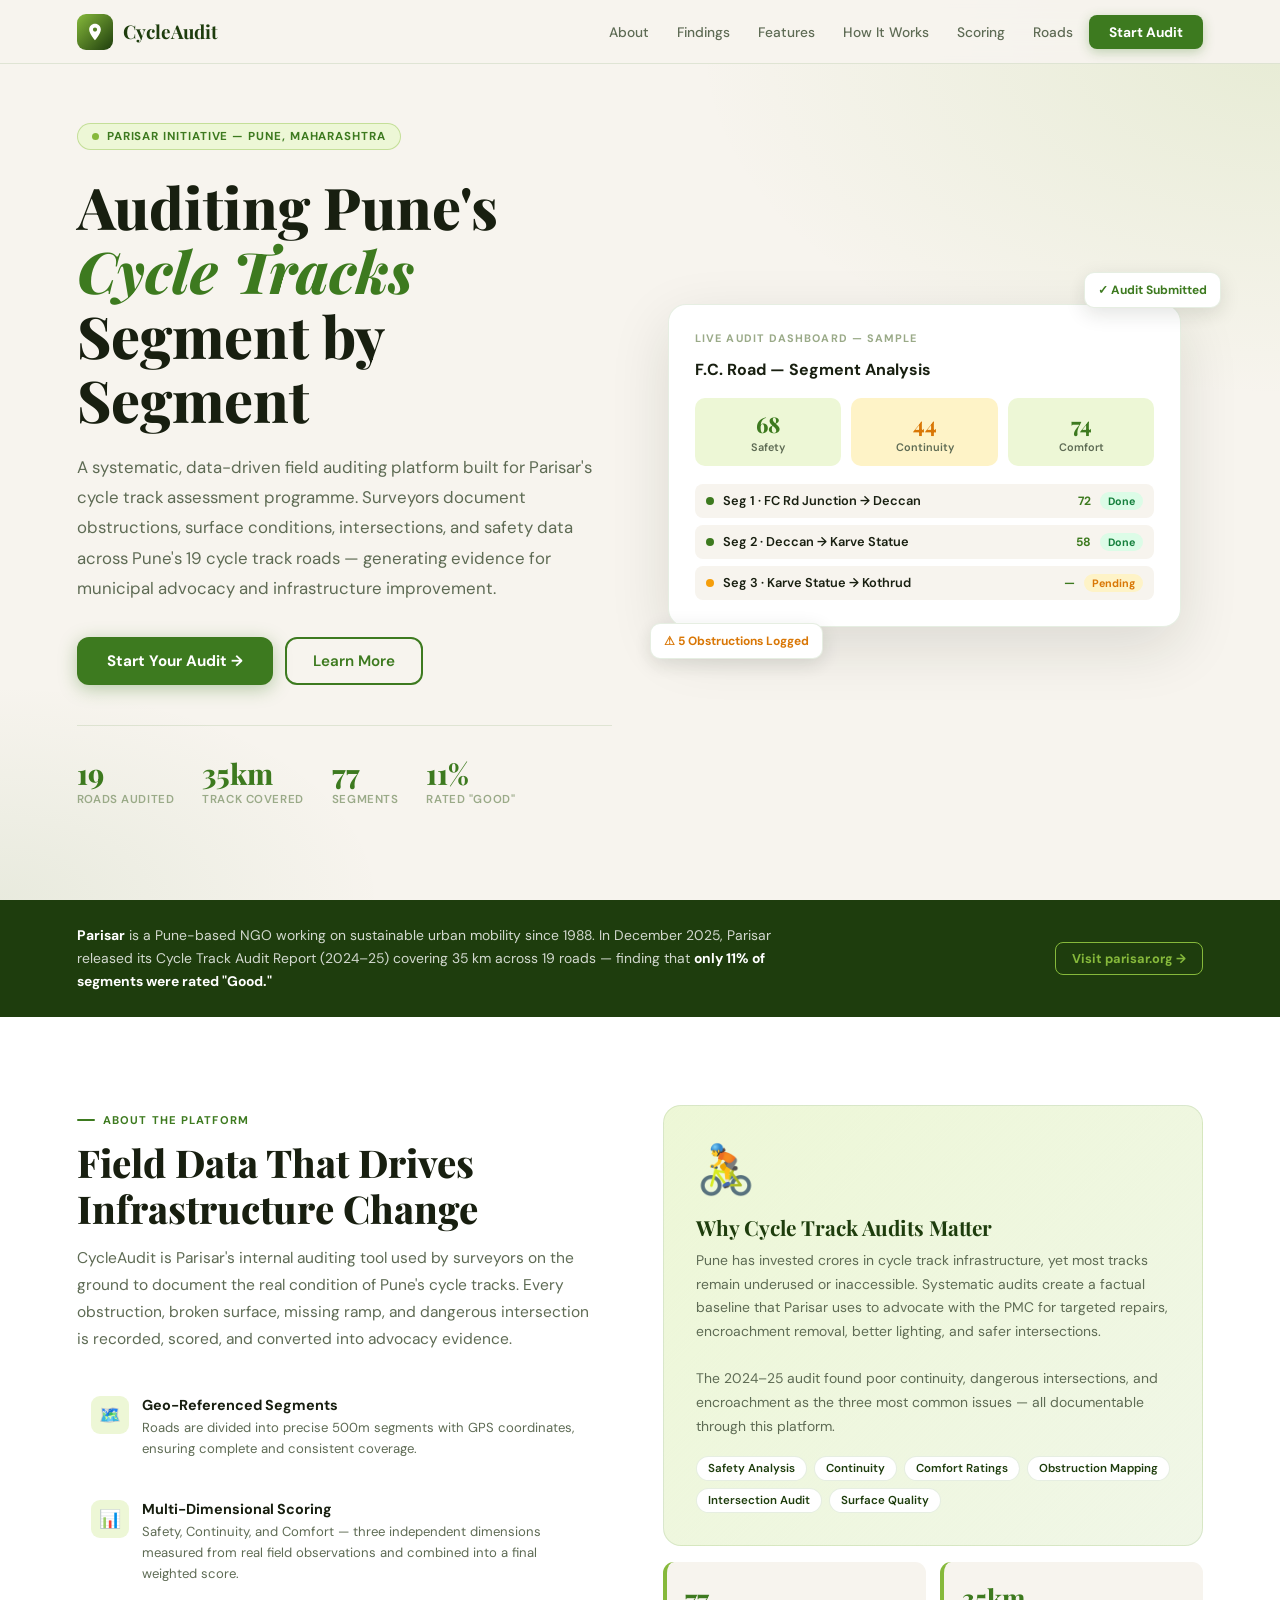
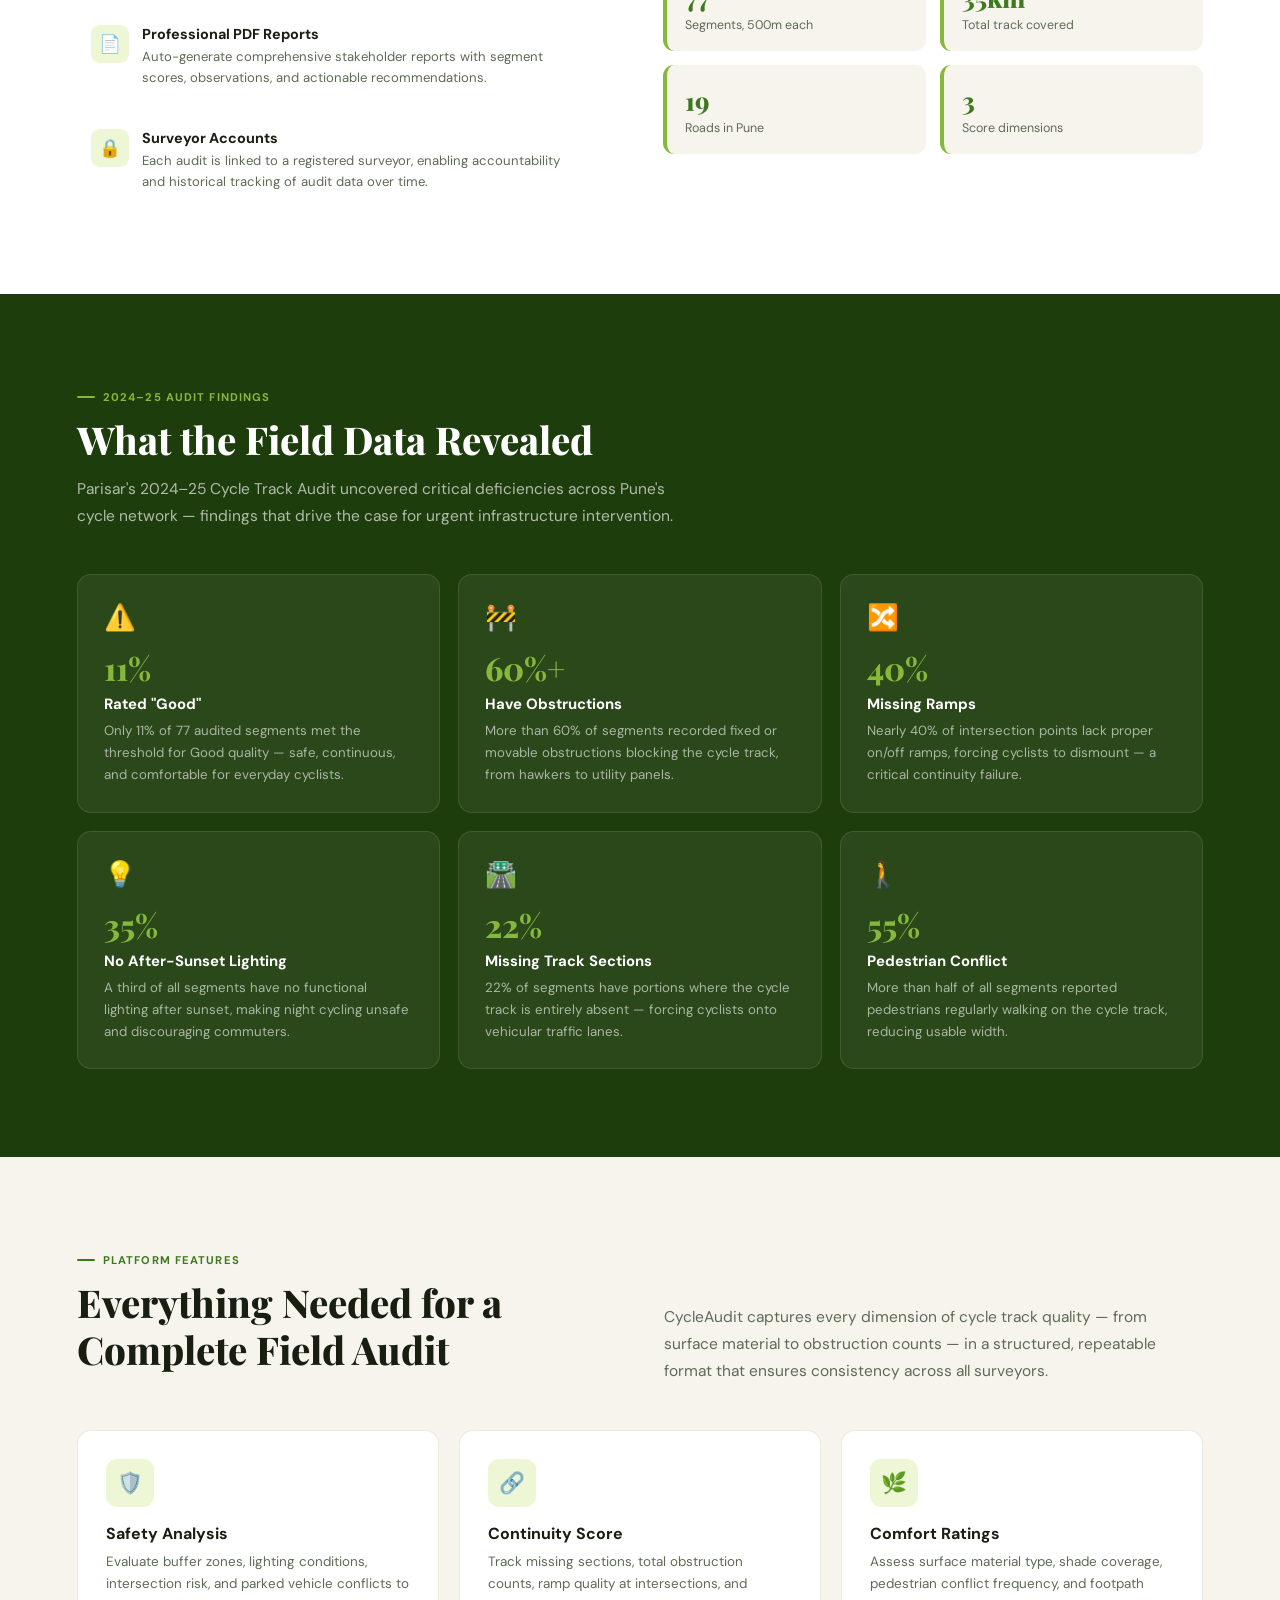
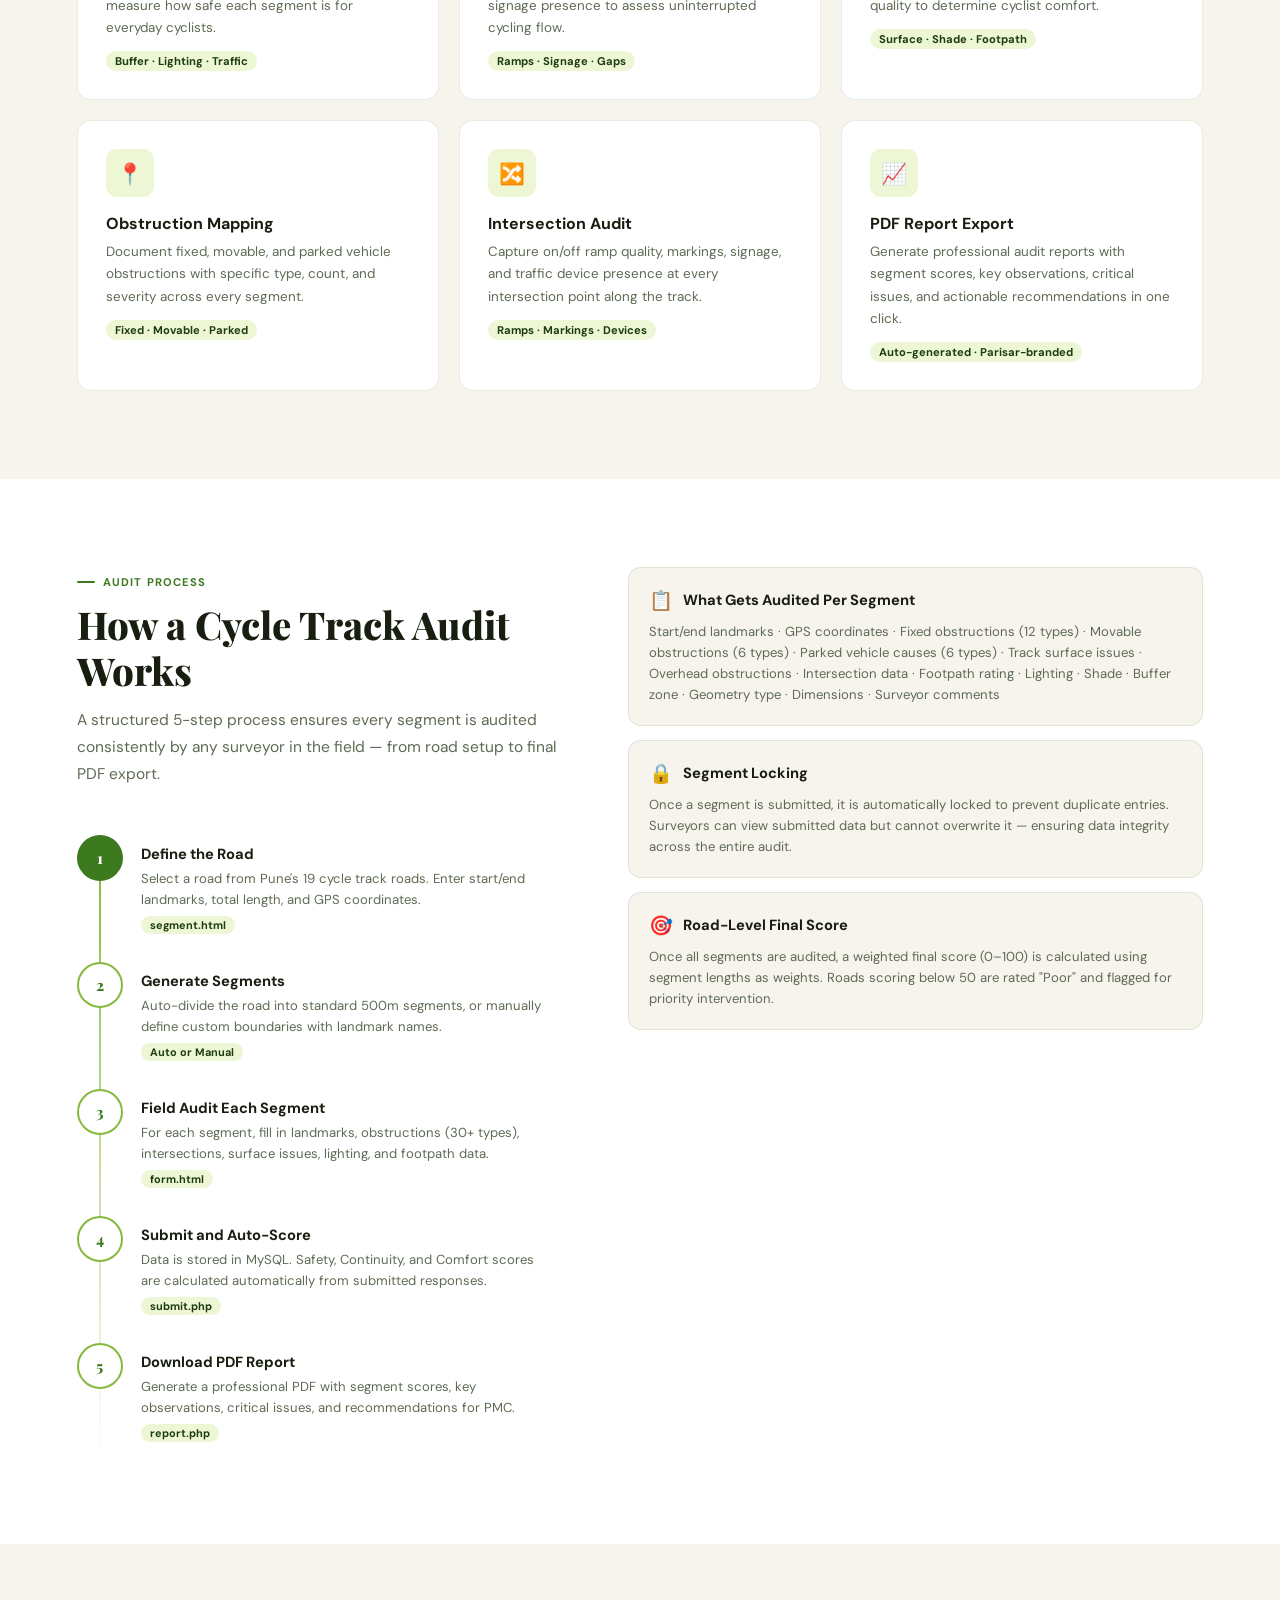
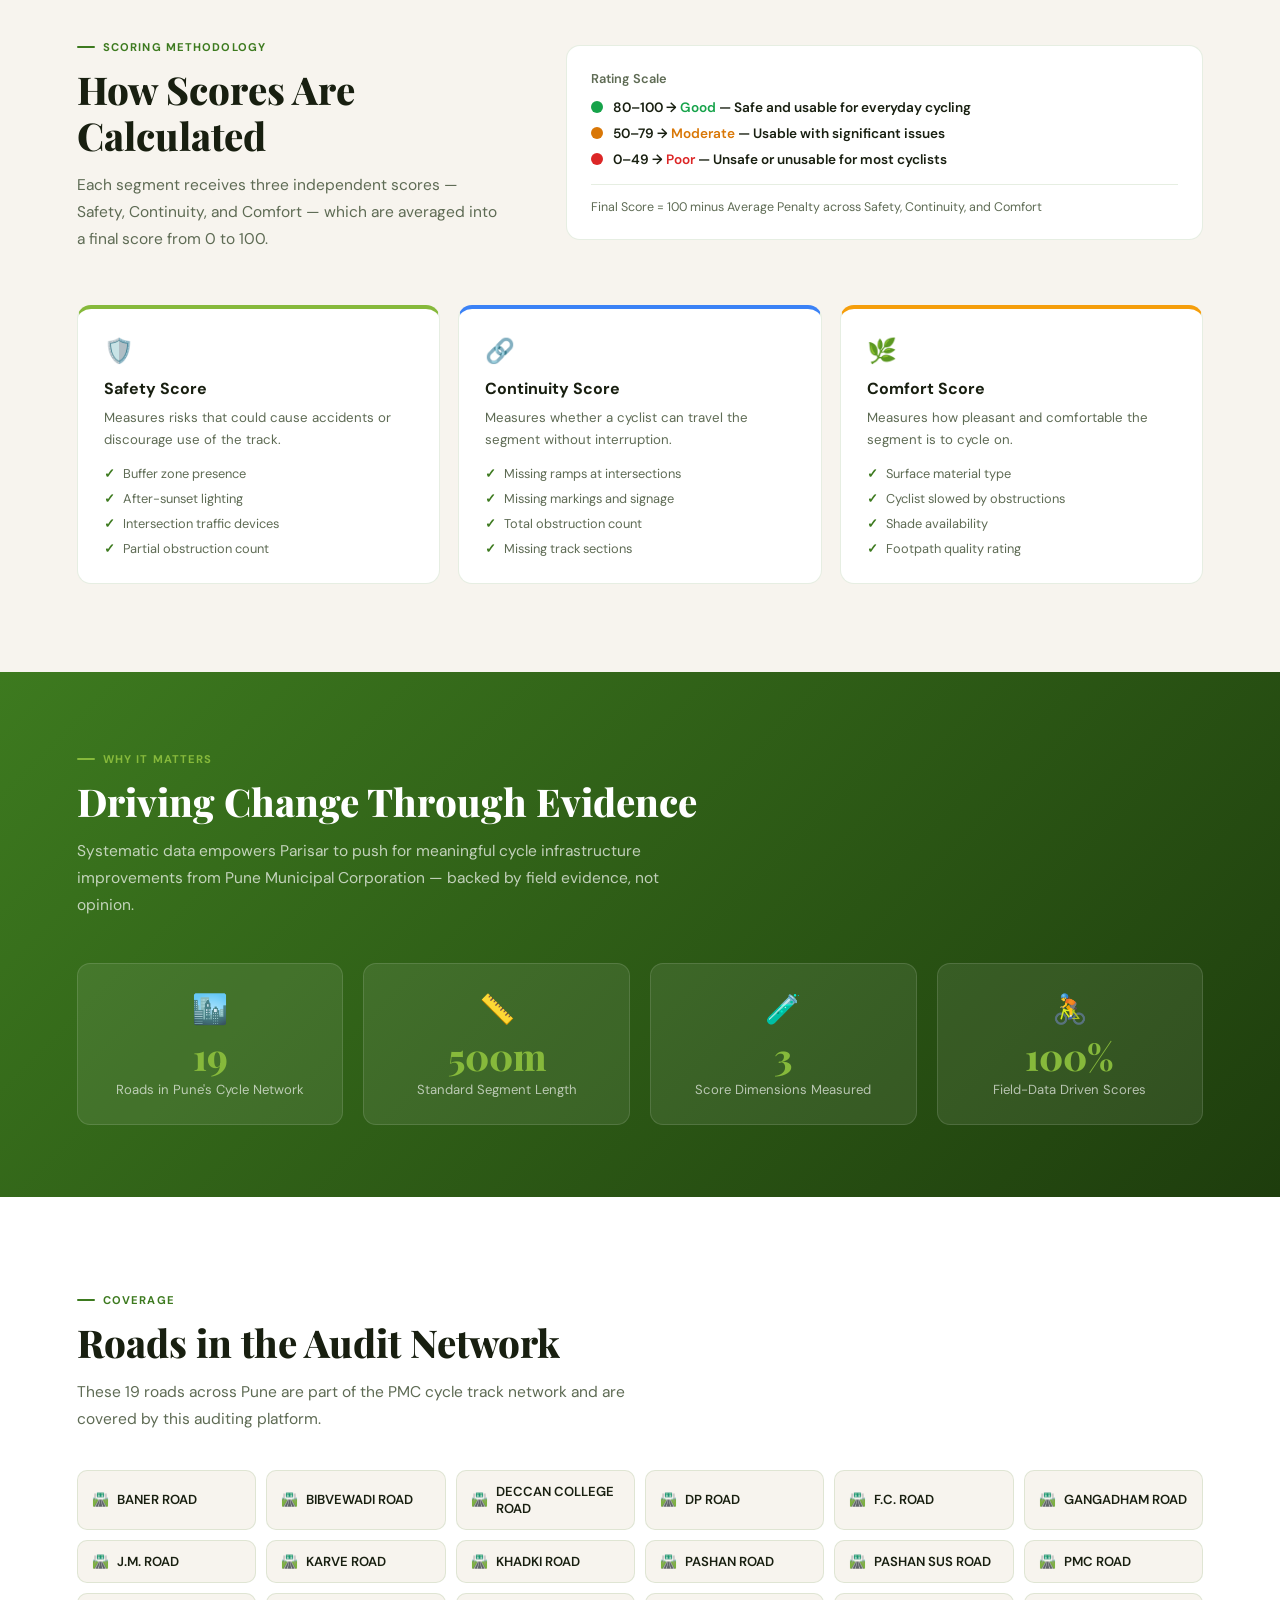
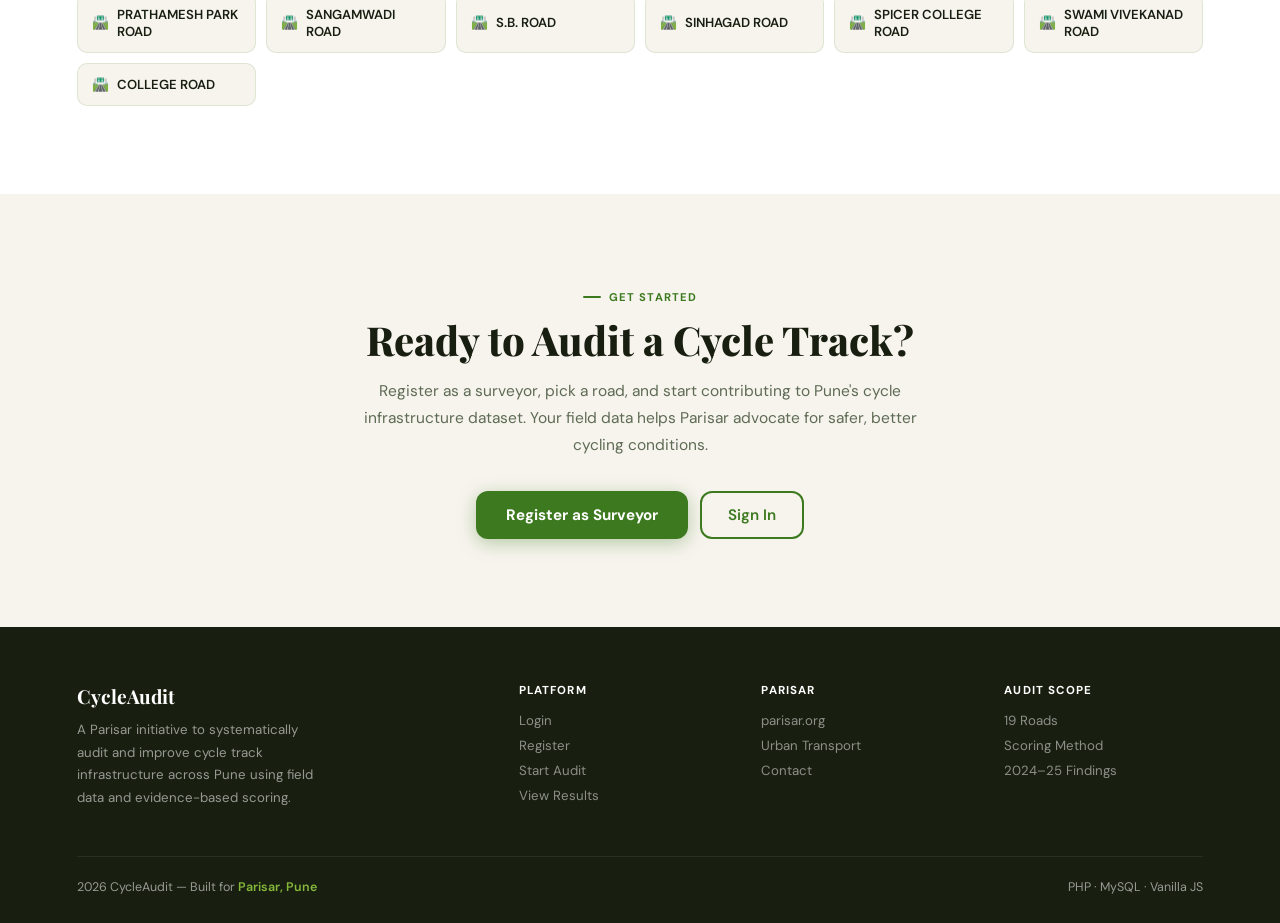
<file: segment-audit/index.html>
<!DOCTYPE html>
<html lang="en">
<head>
<meta charset="UTF-8">
<meta name="viewport" content="width=device-width, initial-scale=1.0">
<title>CycleAudit — Parisar Cycle Track Auditing Platform, Pune</title>
<link rel="preconnect" href="https://fonts.googleapis.com">
<link href="https://fonts.googleapis.com/css2?family=Playfair+Display:ital,wght@0,700;0,800;1,700&family=DM+Sans:wght@300;400;500;600;700&display=swap" rel="stylesheet">
<style>
:root{--g:#3d7a1f;--gm:#5a9e2f;--gl:#86B93B;--gp:#edf7d6;--gd:#1e3d0d;--cream:#f7f4ee;--ink:#181f10;--gray:#5e6b54;--grl:#9aaa88;--bd:rgba(61,122,31,.13);--r:12px;--T:.28s cubic-bezier(.4,0,.2,1)}
*,*::before,*::after{box-sizing:border-box;margin:0;padding:0}html{scroll-behavior:smooth}
body{font-family:'DM Sans',sans-serif;background:var(--cream);color:var(--ink);overflow-x:hidden}
nav{position:fixed;inset:0 0 auto;z-index:900;height:64px;padding:0 6%;display:flex;align-items:center;justify-content:space-between;background:rgba(247,244,238,.94);backdrop-filter:blur(16px);border-bottom:1px solid var(--bd);transition:box-shadow var(--T)}
nav.sc{box-shadow:0 4px 24px rgba(24,31,16,.08)}
.nl{display:flex;align-items:center;gap:4px}
.nl a{font-size:.86rem;font-weight:500;color:var(--gray);text-decoration:none;padding:7px 12px;border-radius:7px;transition:all var(--T)}
.nl a:hover{color:var(--g);background:var(--gp)}
.nl .cta{background:var(--g)!important;color:#fff!important;font-weight:700!important;border-radius:8px!important;padding:8px 20px!important;box-shadow:0 3px 12px rgba(61,122,31,.3)}
.nl .cta:hover{background:var(--gd)!important}
.nav-logo{display:flex;align-items:center;gap:10px;text-decoration:none}
.lm{width:36px;height:36px;border-radius:9px;background:linear-gradient(135deg,var(--gl),var(--gd));display:flex;align-items:center;justify-content:center}
.lm svg{width:20px;height:20px;fill:#fff}
.ln{font-family:'Playfair Display',serif;font-size:1.18rem;font-weight:700;color:var(--gd)}
.ham{display:none;flex-direction:column;gap:5px;cursor:pointer;padding:6px}
.ham span{width:22px;height:2px;background:var(--g);border-radius:2px}
#hero{min-height:100vh;display:grid;grid-template-columns:1fr 1fr;align-items:center;gap:56px;padding:110px 6% 80px;position:relative;overflow:hidden}
.hbg{position:absolute;inset:0;z-index:0;pointer-events:none;background:radial-gradient(ellipse 70% 60% at 100% 5%,rgba(134,185,59,.14) 0%,transparent 65%),radial-gradient(ellipse 50% 40% at 0% 100%,rgba(61,122,31,.08) 0%,transparent 60%)}
.hl{position:relative;z-index:1}
.eyebrow{display:inline-flex;align-items:center;gap:8px;background:var(--gp);border:1px solid rgba(134,185,59,.4);color:var(--g);border-radius:100px;font-size:.72rem;font-weight:700;letter-spacing:.08em;text-transform:uppercase;padding:5px 14px;margin-bottom:24px;animation:fadeUp .7s ease both}
.dot{width:7px;height:7px;background:var(--gl);border-radius:50%;animation:blink 2s infinite}
@keyframes blink{0%,100%{opacity:1}50%{opacity:.3}}
h1{font-family:'Playfair Display',serif;font-size:clamp(2.1rem,4.5vw,3.6rem);font-weight:800;line-height:1.12;color:var(--ink);margin-bottom:20px;animation:fadeUp .7s .1s ease both}
h1 em{font-style:italic;color:var(--g)}
.hero-p{font-size:clamp(.9rem,1.4vw,1.05rem);color:var(--gray);line-height:1.8;margin-bottom:34px;max-width:520px;animation:fadeUp .7s .2s ease both}
.hbtns{display:flex;gap:12px;flex-wrap:wrap;animation:fadeUp .7s .3s ease both}
.btn-p{background:var(--g);color:#fff;padding:13px 30px;border:none;border-radius:var(--r);font-family:'DM Sans',sans-serif;font-size:.95rem;font-weight:700;cursor:pointer;text-decoration:none;display:inline-flex;align-items:center;gap:8px;box-shadow:0 4px 18px rgba(61,122,31,.35);transition:transform var(--T),box-shadow var(--T),background var(--T)}
.btn-p:hover{background:var(--gd);transform:translateY(-2px);box-shadow:0 8px 28px rgba(61,122,31,.45)}
.btn-s{background:transparent;color:var(--g);border:2px solid var(--g);padding:12px 26px;border-radius:var(--r);font-family:'DM Sans',sans-serif;font-size:.95rem;font-weight:600;cursor:pointer;text-decoration:none;display:inline-flex;align-items:center;gap:8px;transition:all var(--T)}
.btn-s:hover{background:var(--g);color:#fff}
.hm{display:flex;gap:28px;margin-top:40px;flex-wrap:wrap;padding-top:28px;border-top:1px solid var(--bd);animation:fadeUp .7s .4s ease both}
.hm-item .num{font-family:'Playfair Display',serif;font-size:1.8rem;font-weight:800;color:var(--g)}
.hm-item .lbl{font-size:.72rem;color:var(--grl);font-weight:600;letter-spacing:.05em;text-transform:uppercase}
.hr{position:relative;z-index:1;animation:fadeUp .7s .15s ease both}
.hcard{background:#fff;border-radius:18px;padding:26px;box-shadow:0 20px 60px rgba(24,31,16,.12);border:1px solid var(--bd)}
.hc-lbl{font-size:.68rem;font-weight:700;letter-spacing:.1em;text-transform:uppercase;color:var(--grl);margin-bottom:14px}
.hc-road{font-size:1rem;font-weight:700;color:var(--ink);margin-bottom:18px}
.score-row{display:flex;gap:10px;margin-bottom:18px;flex-wrap:wrap}
.sc-pill{flex:1;min-width:70px;background:var(--gp);border-radius:10px;padding:12px;text-align:center}
.sc-pill .sc{font-family:'Playfair Display',serif;font-size:1.35rem;font-weight:800;color:var(--g)}
.sc-pill .sl{font-size:.68rem;font-weight:600;color:var(--gray);margin-top:2px}
.sc-pill.warn .sc{color:#d97706}.sc-pill.warn{background:#fef3c7}
.segs{display:flex;flex-direction:column;gap:7px}
.sg{display:flex;align-items:center;gap:9px;padding:8px 11px;border-radius:8px;background:var(--cream)}
.sgd{width:8px;height:8px;border-radius:50%;flex-shrink:0}
.sgd.ok{background:var(--g)}.sgd.pd{background:#f59e0b}
.sg-n{font-size:.8rem;font-weight:600;color:var(--ink);flex:1}
.sg-sc{font-size:.75rem;font-weight:700;color:var(--g)}
.sg-b{font-size:.67rem;font-weight:700;padding:2px 8px;border-radius:100px}
.sg-b.ok{background:#dcfce7;color:#15803d}.sg-b.pd{background:#fef3c7;color:#d97706}
.fb{position:absolute;background:#fff;border-radius:10px;padding:9px 13px;box-shadow:0 6px 20px rgba(24,31,16,.12);font-size:.75rem;font-weight:700;display:flex;align-items:center;gap:6px;white-space:nowrap;border:1px solid var(--bd)}
.fb.t{top:-14px;right:-18px;color:var(--g)}.fb.b{bottom:-14px;left:-18px;color:#d97706}
@keyframes fadeUp{from{opacity:0;transform:translateY(20px)}to{opacity:1;transform:translateY(0)}}
.pb{background:var(--gd);color:#fff;padding:24px 6%;display:flex;align-items:center;justify-content:space-between;gap:20px;flex-wrap:wrap}
.pb-t{font-size:.87rem;line-height:1.65;color:rgba(255,255,255,.8);max-width:700px}
.pb-t strong{color:#fff}
.pb-a{font-size:.8rem;font-weight:700;color:var(--gl);text-decoration:none;border:1px solid var(--gl);border-radius:8px;padding:7px 16px;white-space:nowrap;transition:all var(--T)}
.pb-a:hover{background:var(--gl);color:#fff}
section{padding:88px 6%}
.mw{max-width:1160px;margin:0 auto}
.ey{display:inline-flex;align-items:center;gap:8px;font-size:.7rem;font-weight:700;letter-spacing:.1em;text-transform:uppercase;color:var(--g);margin-bottom:12px}
.ey::before{content:'';width:18px;height:2px;background:var(--g);border-radius:2px}
h2{font-family:'Playfair Display',serif;font-size:clamp(1.6rem,3.2vw,2.4rem);font-weight:800;line-height:1.2;color:var(--ink);margin-bottom:14px}
.sub{font-size:.97rem;color:var(--gray);line-height:1.75;max-width:600px}
.rv{opacity:0;transform:translateY(22px);transition:opacity .65s ease,transform .65s ease}
.rv.vs{opacity:1;transform:translateY(0)}
#about{background:#fff}
.ag{display:grid;grid-template-columns:1fr 1.05fr;gap:72px;align-items:start}
.about-features{display:flex;flex-direction:column;gap:13px;margin-top:28px}
.af{display:flex;gap:13px;align-items:flex-start;padding:14px;border-radius:11px;transition:background var(--T)}
.af:hover{background:var(--gp)}
.af-ic{width:38px;height:38px;border-radius:9px;background:var(--gp);display:flex;align-items:center;justify-content:center;font-size:1.1rem;flex-shrink:0}
.af h4{font-size:.9rem;font-weight:700;margin-bottom:3px}
.af p{font-size:.82rem;color:var(--gray);line-height:1.6}
.astats{display:grid;grid-template-columns:1fr 1fr;gap:14px;margin-top:28px}
.asc{background:var(--cream);border-radius:11px;padding:18px;border-left:4px solid var(--gl)}
.asc .n{font-family:'Playfair Display',serif;font-size:1.6rem;font-weight:800;color:var(--g)}
.asc .l{font-size:.78rem;color:var(--gray);margin-top:3px}
.av-card{background:linear-gradient(135deg,var(--gp),rgba(134,185,59,.12));border-radius:18px;padding:32px;border:1px solid var(--bd);min-height:360px;display:flex;flex-direction:column;justify-content:space-between}
.av-big{font-size:3rem;margin-bottom:12px}
.av-t{font-family:'Playfair Display',serif;font-size:1.3rem;font-weight:700;color:var(--gd);margin-bottom:8px}
.av-p{font-size:.87rem;color:var(--gray);line-height:1.7}
.av-ps{display:flex;flex-wrap:wrap;gap:7px;margin-top:18px}
.av-pi{background:#fff;border:1px solid var(--bd);border-radius:100px;font-size:.72rem;font-weight:600;color:var(--gd);padding:4px 11px}
#findings{background:var(--gd);color:#fff}
#findings .ey{color:var(--gl)}#findings .ey::before{background:var(--gl)}
#findings h2{color:#fff}#findings .sub{color:rgba(255,255,255,.65)}
.fg-grid{display:grid;grid-template-columns:repeat(3,1fr);gap:18px;margin-top:44px}
.fc{background:rgba(255,255,255,.06);border:1px solid rgba(255,255,255,.1);border-radius:14px;padding:26px;transition:background var(--T)}
.fc:hover{background:rgba(255,255,255,.1)}
.fc-ic{font-size:1.6rem;margin-bottom:12px}
.fc-num{font-family:'Playfair Display',serif;font-size:2rem;font-weight:800;color:var(--gl);margin-bottom:5px}
.fc h4{font-size:.93rem;font-weight:700;color:#fff;margin-bottom:6px}
.fc p{font-size:.83rem;color:rgba(255,255,255,.6);line-height:1.65}
#features{background:var(--cream)}
.feat-hd{display:grid;grid-template-columns:1fr 1fr;gap:48px;align-items:end;margin-bottom:44px}
.feat-grid{display:grid;grid-template-columns:repeat(3,1fr);gap:20px}
.feat{background:#fff;border-radius:14px;padding:28px;border:1px solid var(--bd);position:relative;overflow:hidden;transition:transform var(--T),box-shadow var(--T)}
.feat::before{content:'';position:absolute;bottom:0;left:0;right:0;height:3px;background:linear-gradient(90deg,var(--gl),var(--gd));transform:scaleX(0);transform-origin:left;transition:transform var(--T)}
.feat:hover{transform:translateY(-5px);box-shadow:0 16px 40px rgba(24,31,16,.1)}
.feat:hover::before{transform:scaleX(1)}
.f-ic{width:48px;height:48px;border-radius:11px;background:var(--gp);display:flex;align-items:center;justify-content:center;font-size:1.3rem;margin-bottom:16px}
.feat h3{font-size:1rem;font-weight:700;color:var(--ink);margin-bottom:7px}
.feat p{font-size:.84rem;color:var(--gray);line-height:1.65}
.f-tag{display:inline-block;margin-top:12px;background:var(--gp);color:var(--gd);font-size:.7rem;font-weight:700;padding:3px 9px;border-radius:100px}
#how{background:#fff}
.how-g{display:grid;grid-template-columns:1fr 1.2fr;gap:72px;align-items:start}
.steps{position:relative}
.steps::before{content:'';position:absolute;left:22px;top:28px;bottom:0;width:2px;background:linear-gradient(to bottom,var(--gl),transparent)}
.step{display:flex;gap:18px;padding:14px 0}
.stc{width:46px;height:46px;border-radius:50%;flex-shrink:0;background:#fff;border:2.5px solid var(--gl);z-index:1;display:flex;align-items:center;justify-content:center;font-family:'Playfair Display',serif;font-size:.95rem;font-weight:800;color:var(--g)}
.step.act .stc{background:var(--g);color:#fff;border-color:var(--g)}
.stb{padding-top:9px}.stb h4{font-size:.92rem;font-weight:700;color:var(--ink);margin-bottom:4px}
.stb p{font-size:.82rem;color:var(--gray);line-height:1.6}
.st-chip{display:inline-block;margin-top:6px;background:var(--gp);color:var(--gd);font-size:.68rem;font-weight:700;padding:2px 9px;border-radius:100px}
.how-cards{display:flex;flex-direction:column;gap:14px}
.how-card{background:var(--cream);border-radius:13px;padding:20px;border:1px solid var(--bd)}
.hc-hd{display:flex;align-items:center;gap:10px;margin-bottom:8px}.hc-hd .ic{font-size:1.2rem}
.hc-hd h4{font-size:.92rem;font-weight:700;color:var(--ink)}.how-card p{font-size:.82rem;color:var(--gray);line-height:1.6}
#scoring{background:var(--cream)}
.sc-intro{display:grid;grid-template-columns:1fr 1.5fr;gap:64px;align-items:center;margin-bottom:52px}
.score-cards{display:grid;grid-template-columns:repeat(3,1fr);gap:18px}
.scr-card{background:#fff;border-radius:14px;padding:26px;border:1px solid var(--bd);border-top:4px solid var(--gl);transition:transform var(--T)}
.scr-card:hover{transform:translateY(-4px)}
.scr-card.b2{border-top-color:#3b82f6}.scr-card.b3{border-top-color:#f59e0b}
.scr-ic{font-size:1.5rem;margin-bottom:12px}
.scr-card h3{font-size:1rem;font-weight:700;color:var(--ink);margin-bottom:8px}
.scr-card p{font-size:.83rem;color:var(--gray);line-height:1.65}
.scr-items{display:flex;flex-direction:column;gap:8px;margin-top:14px}
.scr-it{display:flex;align-items:center;gap:8px;font-size:.8rem;color:var(--gray)}
.scr-it::before{content:"✓";color:var(--g);font-weight:700;font-size:.8rem}
#impact{background:linear-gradient(135deg,var(--g) 0%,var(--gd) 100%);padding:72px 6%}
#impact .ey{color:var(--gl)}#impact .ey::before{background:var(--gl)}
#impact h2{color:#fff}#impact .sub{color:rgba(255,255,255,.7)}
.imp-g{display:grid;grid-template-columns:repeat(4,1fr);gap:20px;margin-top:44px}
.ic-card{text-align:center;padding:26px 14px;background:rgba(255,255,255,.08);border-radius:13px;border:1px solid rgba(255,255,255,.12);transition:background var(--T)}
.ic-card:hover{background:rgba(255,255,255,.14)}
.ic-card .big{font-size:1.8rem;margin-bottom:10px}
.ic-card .n{font-family:'Playfair Display',serif;font-size:2.3rem;font-weight:800;color:var(--gl);line-height:1}
.ic-card .l{font-size:.82rem;color:rgba(255,255,255,.65);margin-top:6px}
#roads{background:#fff}
.rg{display:grid;grid-template-columns:repeat(auto-fill,minmax(165px,1fr));gap:10px;margin-top:36px}
.rc{background:var(--cream);border:1px solid var(--bd);border-radius:10px;padding:12px 14px;font-size:.82rem;font-weight:600;color:var(--ink);display:flex;align-items:center;gap:8px;transition:all var(--T)}
.rc:hover{background:var(--gp);border-color:var(--gl);color:var(--g)}
.rc::before{content:"🛣️";font-size:.85rem}
#cta{background:var(--cream);text-align:center}
.cta-inner{max-width:660px;margin:0 auto}.cta-inner h2{font-size:clamp(1.7rem,3.5vw,2.5rem)}
.cta-inner .sub{margin:0 auto 32px}
.cta-bs{display:flex;gap:12px;justify-content:center;flex-wrap:wrap}
footer{background:var(--ink);color:rgba(255,255,255,.55);padding:56px 6% 28px}
.fg-wrap{display:grid;grid-template-columns:2fr 1fr 1fr 1fr;gap:44px;margin-bottom:44px}
.fb-brand .bn{font-family:'Playfair Display',serif;font-size:1.2rem;color:#fff;font-weight:700;margin-bottom:10px}
.fb-brand p{font-size:.83rem;line-height:1.7;max-width:250px}
.fcol h5{font-size:.72rem;font-weight:700;color:#fff;text-transform:uppercase;letter-spacing:.1em;margin-bottom:14px}
.fcol a{display:block;font-size:.83rem;color:rgba(255,255,255,.5);text-decoration:none;margin-bottom:8px;transition:color var(--T)}
.fcol a:hover{color:var(--gl)}
.fb-bot{border-top:1px solid rgba(255,255,255,.07);padding-top:22px;display:flex;justify-content:space-between;font-size:.78rem;flex-wrap:wrap;gap:8px}
.pb-cr{color:var(--gl);font-weight:600}
#topBtn{position:fixed;bottom:26px;right:26px;z-index:800;width:40px;height:40px;border-radius:50%;background:var(--g);color:#fff;border:none;font-size:1rem;cursor:pointer;opacity:0;pointer-events:none;transition:opacity .3s,transform .3s;box-shadow:0 4px 14px rgba(61,122,31,.4)}
#topBtn.show{opacity:1;pointer-events:auto}#topBtn:hover{transform:scale(1.1)}
@media(max-width:1024px){#hero{grid-template-columns:1fr;padding-top:95px;text-align:center}.hbtns,.hm{justify-content:center}.hr{display:none}.ag,.feat-hd,.how-g,.sc-intro{grid-template-columns:1fr}.fg-grid,.feat-grid,.score-cards{grid-template-columns:1fr 1fr}.imp-g{grid-template-columns:1fr 1fr}.fg-wrap{grid-template-columns:1fr 1fr}}
@media(max-width:640px){section{padding:60px 5%}.nl{display:none;position:fixed;inset:64px 0 0;background:rgba(247,244,238,.97);flex-direction:column;padding:18px;gap:5px}.nl.open{display:flex}.ham{display:flex}.fg-grid,.feat-grid,.score-cards,.imp-g,.astats{grid-template-columns:1fr}.fg-wrap{grid-template-columns:1fr}}
</style>
</head>
<body>
<nav id="nav">
  <a href="#" class="nav-logo"><div class="lm"><svg viewBox="0 0 24 24"><path d="M12 2C8.1 2 5 5.1 5 9c0 5.3 7 13 7 13s7-7.7 7-13c0-3.9-3.1-7-7-7zm0 9.5c-1.4 0-2.5-1.1-2.5-2.5S10.6 6.5 12 6.5s2.5 1.1 2.5 2.5S13.4 11.5 12 11.5z"/></svg></div><span class="ln">CycleAudit</span></a>
  <div class="nl" id="nl"><a href="#about">About</a><a href="#findings">Findings</a><a href="#features">Features</a><a href="#how">How It Works</a><a href="#scoring">Scoring</a><a href="#roads">Roads</a><a href="auth/login.php" class="cta">Start Audit</a></div>
  <div class="ham" id="ham" onclick="document.getElementById('nl').classList.toggle('open')"><span></span><span></span><span></span></div>
</nav>
<section id="hero">
  <div class="hbg"></div>
  <div class="hl">
    <div class="eyebrow"><span class="dot"></span>Parisar Initiative — Pune, Maharashtra</div>
    <h1>Auditing Pune's<br><em>Cycle Tracks</em><br>Segment by Segment</h1>
    <p class="hero-p">A systematic, data-driven field auditing platform built for Parisar's cycle track assessment programme. Surveyors document obstructions, surface conditions, intersections, and safety data across Pune's 19 cycle track roads — generating evidence for municipal advocacy and infrastructure improvement.</p>
    <div class="hbtns"><a href="auth/login.php" class="btn-p">Start Your Audit →</a><a href="#about" class="btn-s">Learn More</a></div>
    <div class="hm">
      <div class="hm-item"><div class="num">19</div><div class="lbl">Roads Audited</div></div>
      <div class="hm-item"><div class="num">35km</div><div class="lbl">Track Covered</div></div>
      <div class="hm-item"><div class="num">77</div><div class="lbl">Segments</div></div>
      <div class="hm-item"><div class="num">11%</div><div class="lbl">Rated "Good"</div></div>
    </div>
  </div>
  <div class="hr">
    <div style="position:relative;padding:18px 22px 18px 0">
      <div class="fb t">&#10003; Audit Submitted</div>
      <div class="hcard">
        <div class="hc-lbl">Live Audit Dashboard — Sample</div>
        <div class="hc-road">F.C. Road — Segment Analysis</div>
        <div class="score-row">
          <div class="sc-pill"><div class="sc">68</div><div class="sl">Safety</div></div>
          <div class="sc-pill warn"><div class="sc">44</div><div class="sl">Continuity</div></div>
          <div class="sc-pill"><div class="sc">74</div><div class="sl">Comfort</div></div>
        </div>
        <div class="segs">
          <div class="sg"><div class="sgd ok"></div><div class="sg-n">Seg 1 · FC Rd Junction → Deccan</div><div class="sg-sc">72</div><span class="sg-b ok">Done</span></div>
          <div class="sg"><div class="sgd ok"></div><div class="sg-n">Seg 2 · Deccan → Karve Statue</div><div class="sg-sc">58</div><span class="sg-b ok">Done</span></div>
          <div class="sg"><div class="sgd pd"></div><div class="sg-n">Seg 3 · Karve Statue → Kothrud</div><div class="sg-sc">—</div><span class="sg-b pd">Pending</span></div>
        </div>
      </div>
      <div class="fb b">⚠ 5 Obstructions Logged</div>
    </div>
  </div>
</section>
<div class="pb">
  <p class="pb-t"><strong>Parisar</strong> is a Pune-based NGO working on sustainable urban mobility since 1988. In December 2025, Parisar released its Cycle Track Audit Report (2024–25) covering 35 km across 19 roads — finding that <strong>only 11% of segments were rated "Good."</strong></p>
  <a href="https://parisar.org" target="_blank" class="pb-a">Visit parisar.org →</a>
</div>
<section id="about"><div class="mw"><div class="ag">
  <div class="rv">
    <div class="ey">About the Platform</div><h2>Field Data That Drives Infrastructure Change</h2>
    <p class="sub">CycleAudit is Parisar's internal auditing tool used by surveyors on the ground to document the real condition of Pune's cycle tracks. Every obstruction, broken surface, missing ramp, and dangerous intersection is recorded, scored, and converted into advocacy evidence.</p>
    <div class="about-features">
      <div class="af"><div class="af-ic">🗺️</div><div><h4>Geo-Referenced Segments</h4><p>Roads are divided into precise 500m segments with GPS coordinates, ensuring complete and consistent coverage.</p></div></div>
      <div class="af"><div class="af-ic">📊</div><div><h4>Multi-Dimensional Scoring</h4><p>Safety, Continuity, and Comfort — three independent dimensions measured from real field observations and combined into a final weighted score.</p></div></div>
      <div class="af"><div class="af-ic">📄</div><div><h4>Professional PDF Reports</h4><p>Auto-generate comprehensive stakeholder reports with segment scores, observations, and actionable recommendations.</p></div></div>
      <div class="af"><div class="af-ic">🔒</div><div><h4>Surveyor Accounts</h4><p>Each audit is linked to a registered surveyor, enabling accountability and historical tracking of audit data over time.</p></div></div>
    </div>
  </div>
  <div class="rv" style="transition-delay:.14s">
    <div class="av-card">
      <div><div class="av-big">🚴</div><div class="av-t">Why Cycle Track Audits Matter</div><div class="av-p">Pune has invested crores in cycle track infrastructure, yet most tracks remain underused or inaccessible. Systematic audits create a factual baseline that Parisar uses to advocate with the PMC for targeted repairs, encroachment removal, better lighting, and safer intersections.<br><br>The 2024–25 audit found poor continuity, dangerous intersections, and encroachment as the three most common issues — all documentable through this platform.</div></div>
      <div class="av-ps"><span class="av-pi">Safety Analysis</span><span class="av-pi">Continuity</span><span class="av-pi">Comfort Ratings</span><span class="av-pi">Obstruction Mapping</span><span class="av-pi">Intersection Audit</span><span class="av-pi">Surface Quality</span></div>
    </div>
    <div class="astats" style="margin-top:16px">
      <div class="asc"><div class="n">77</div><div class="l">Segments, 500m each</div></div>
      <div class="asc"><div class="n">35km</div><div class="l">Total track covered</div></div>
      <div class="asc"><div class="n">19</div><div class="l">Roads in Pune</div></div>
      <div class="asc"><div class="n">3</div><div class="l">Score dimensions</div></div>
    </div>
  </div>
</div></div></section>
<section id="findings"><div class="mw">
  <div class="ey">2024–25 Audit Findings</div><h2>What the Field Data Revealed</h2>
  <p class="sub">Parisar's 2024–25 Cycle Track Audit uncovered critical deficiencies across Pune's cycle network — findings that drive the case for urgent infrastructure intervention.</p>
  <div class="fg-grid">
    <div class="fc rv"><div class="fc-ic">⚠️</div><div class="fc-num">11%</div><h4>Rated "Good"</h4><p>Only 11% of 77 audited segments met the threshold for Good quality — safe, continuous, and comfortable for everyday cyclists.</p></div>
    <div class="fc rv" style="transition-delay:.08s"><div class="fc-ic">🚧</div><div class="fc-num">60%+</div><h4>Have Obstructions</h4><p>More than 60% of segments recorded fixed or movable obstructions blocking the cycle track, from hawkers to utility panels.</p></div>
    <div class="fc rv" style="transition-delay:.16s"><div class="fc-ic">🔀</div><div class="fc-num">40%</div><h4>Missing Ramps</h4><p>Nearly 40% of intersection points lack proper on/off ramps, forcing cyclists to dismount — a critical continuity failure.</p></div>
    <div class="fc rv" style="transition-delay:.24s"><div class="fc-ic">💡</div><div class="fc-num">35%</div><h4>No After-Sunset Lighting</h4><p>A third of all segments have no functional lighting after sunset, making night cycling unsafe and discouraging commuters.</p></div>
    <div class="fc rv" style="transition-delay:.32s"><div class="fc-ic">🛣️</div><div class="fc-num">22%</div><h4>Missing Track Sections</h4><p>22% of segments have portions where the cycle track is entirely absent — forcing cyclists onto vehicular traffic lanes.</p></div>
    <div class="fc rv" style="transition-delay:.40s"><div class="fc-ic">🚶</div><div class="fc-num">55%</div><h4>Pedestrian Conflict</h4><p>More than half of all segments reported pedestrians regularly walking on the cycle track, reducing usable width.</p></div>
  </div>
</div></section>
<section id="features"><div class="mw">
  <div class="feat-hd">
    <div class="rv"><div class="ey">Platform Features</div><h2>Everything Needed for a Complete Field Audit</h2></div>
    <div class="rv" style="transition-delay:.1s"><p class="sub">CycleAudit captures every dimension of cycle track quality — from surface material to obstruction counts — in a structured, repeatable format that ensures consistency across all surveyors.</p></div>
  </div>
  <div class="feat-grid">
    <div class="feat rv"><div class="f-ic">🛡️</div><h3>Safety Analysis</h3><p>Evaluate buffer zones, lighting conditions, intersection risk, and parked vehicle conflicts to measure how safe each segment is for everyday cyclists.</p><span class="f-tag">Buffer · Lighting · Traffic</span></div>
    <div class="feat rv" style="transition-delay:.08s"><div class="f-ic">🔗</div><h3>Continuity Score</h3><p>Track missing sections, total obstruction counts, ramp quality at intersections, and signage presence to assess uninterrupted cycling flow.</p><span class="f-tag">Ramps · Signage · Gaps</span></div>
    <div class="feat rv" style="transition-delay:.16s"><div class="f-ic">🌿</div><h3>Comfort Ratings</h3><p>Assess surface material type, shade coverage, pedestrian conflict frequency, and footpath quality to determine cyclist comfort.</p><span class="f-tag">Surface · Shade · Footpath</span></div>
    <div class="feat rv" style="transition-delay:.24s"><div class="f-ic">📍</div><h3>Obstruction Mapping</h3><p>Document fixed, movable, and parked vehicle obstructions with specific type, count, and severity across every segment.</p><span class="f-tag">Fixed · Movable · Parked</span></div>
    <div class="feat rv" style="transition-delay:.32s"><div class="f-ic">🔀</div><h3>Intersection Audit</h3><p>Capture on/off ramp quality, markings, signage, and traffic device presence at every intersection point along the track.</p><span class="f-tag">Ramps · Markings · Devices</span></div>
    <div class="feat rv" style="transition-delay:.40s"><div class="f-ic">📈</div><h3>PDF Report Export</h3><p>Generate professional audit reports with segment scores, key observations, critical issues, and actionable recommendations in one click.</p><span class="f-tag">Auto-generated · Parisar-branded</span></div>
  </div>
</div></section>
<section id="how"><div class="mw"><div class="how-g">
  <div class="rv">
    <div class="ey">Audit Process</div><h2>How a Cycle Track Audit Works</h2>
    <p class="sub" style="margin-bottom:32px">A structured 5-step process ensures every segment is audited consistently by any surveyor in the field — from road setup to final PDF export.</p>
    <div class="steps">
      <div class="step act"><div class="stc">1</div><div class="stb"><h4>Define the Road</h4><p>Select a road from Pune's 19 cycle track roads. Enter start/end landmarks, total length, and GPS coordinates.</p><span class="st-chip">segment.html</span></div></div>
      <div class="step"><div class="stc">2</div><div class="stb"><h4>Generate Segments</h4><p>Auto-divide the road into standard 500m segments, or manually define custom boundaries with landmark names.</p><span class="st-chip">Auto or Manual</span></div></div>
      <div class="step"><div class="stc">3</div><div class="stb"><h4>Field Audit Each Segment</h4><p>For each segment, fill in landmarks, obstructions (30+ types), intersections, surface issues, lighting, and footpath data.</p><span class="st-chip">form.html</span></div></div>
      <div class="step"><div class="stc">4</div><div class="stb"><h4>Submit and Auto-Score</h4><p>Data is stored in MySQL. Safety, Continuity, and Comfort scores are calculated automatically from submitted responses.</p><span class="st-chip">submit.php</span></div></div>
      <div class="step"><div class="stc">5</div><div class="stb"><h4>Download PDF Report</h4><p>Generate a professional PDF with segment scores, key observations, critical issues, and recommendations for PMC.</p><span class="st-chip">report.php</span></div></div>
    </div>
  </div>
  <div class="rv how-cards" style="transition-delay:.14s">
    <div class="how-card"><div class="hc-hd"><div class="ic">📋</div><h4>What Gets Audited Per Segment</h4></div><p>Start/end landmarks · GPS coordinates · Fixed obstructions (12 types) · Movable obstructions (6 types) · Parked vehicle causes (6 types) · Track surface issues · Overhead obstructions · Intersection data · Footpath rating · Lighting · Shade · Buffer zone · Geometry type · Dimensions · Surveyor comments</p></div>
    <div class="how-card"><div class="hc-hd"><div class="ic">🔒</div><h4>Segment Locking</h4></div><p>Once a segment is submitted, it is automatically locked to prevent duplicate entries. Surveyors can view submitted data but cannot overwrite it — ensuring data integrity across the entire audit.</p></div>
    <div class="how-card"><div class="hc-hd"><div class="ic">🎯</div><h4>Road-Level Final Score</h4></div><p>Once all segments are audited, a weighted final score (0–100) is calculated using segment lengths as weights. Roads scoring below 50 are rated "Poor" and flagged for priority intervention.</p></div>
  </div>
</div></div></section>
<section id="scoring"><div class="mw">
  <div class="sc-intro">
    <div class="rv"><div class="ey">Scoring Methodology</div><h2>How Scores Are Calculated</h2><p class="sub">Each segment receives three independent scores — Safety, Continuity, and Comfort — which are averaged into a final score from 0 to 100.</p></div>
    <div class="rv" style="transition-delay:.1s;background:#fff;border-radius:14px;padding:24px;border:1px solid var(--bd)">
      <div style="font-size:.8rem;color:var(--gray);margin-bottom:12px;font-weight:600">Rating Scale</div>
      <div style="display:flex;flex-direction:column;gap:9px">
        <div style="display:flex;align-items:center;gap:10px"><div style="width:12px;height:12px;border-radius:50%;background:#16a34a;flex-shrink:0"></div><div style="font-size:.85rem;font-weight:600">80–100 → <span style="color:#16a34a">Good</span> — Safe and usable for everyday cycling</div></div>
        <div style="display:flex;align-items:center;gap:10px"><div style="width:12px;height:12px;border-radius:50%;background:#d97706;flex-shrink:0"></div><div style="font-size:.85rem;font-weight:600">50–79 → <span style="color:#d97706">Moderate</span> — Usable with significant issues</div></div>
        <div style="display:flex;align-items:center;gap:10px"><div style="width:12px;height:12px;border-radius:50%;background:#dc2626;flex-shrink:0"></div><div style="font-size:.85rem;font-weight:600">0–49 → <span style="color:#dc2626">Poor</span> — Unsafe or unusable for most cyclists</div></div>
      </div>
      <div style="margin-top:16px;padding-top:14px;border-top:1px solid var(--bd);font-size:.78rem;color:var(--gray)">Final Score = 100 minus Average Penalty across Safety, Continuity, and Comfort</div>
    </div>
  </div>
  <div class="score-cards">
    <div class="scr-card rv"><div class="scr-ic">🛡️</div><h3>Safety Score</h3><p>Measures risks that could cause accidents or discourage use of the track.</p><div class="scr-items"><div class="scr-it">Buffer zone presence</div><div class="scr-it">After-sunset lighting</div><div class="scr-it">Intersection traffic devices</div><div class="scr-it">Partial obstruction count</div></div></div>
    <div class="scr-card b2 rv" style="transition-delay:.1s"><div class="scr-ic">🔗</div><h3>Continuity Score</h3><p>Measures whether a cyclist can travel the segment without interruption.</p><div class="scr-items"><div class="scr-it">Missing ramps at intersections</div><div class="scr-it">Missing markings and signage</div><div class="scr-it">Total obstruction count</div><div class="scr-it">Missing track sections</div></div></div>
    <div class="scr-card b3 rv" style="transition-delay:.2s"><div class="scr-ic">🌿</div><h3>Comfort Score</h3><p>Measures how pleasant and comfortable the segment is to cycle on.</p><div class="scr-items"><div class="scr-it">Surface material type</div><div class="scr-it">Cyclist slowed by obstructions</div><div class="scr-it">Shade availability</div><div class="scr-it">Footpath quality rating</div></div></div>
  </div>
</div></section>
<section id="impact"><div class="mw">
  <div class="ey">Why It Matters</div><h2>Driving Change Through Evidence</h2>
  <p class="sub">Systematic data empowers Parisar to push for meaningful cycle infrastructure improvements from Pune Municipal Corporation — backed by field evidence, not opinion.</p>
  <div class="imp-g">
    <div class="ic-card rv"><div class="big">🏙️</div><div class="n">19</div><div class="l">Roads in Pune's Cycle Network</div></div>
    <div class="ic-card rv" style="transition-delay:.08s"><div class="big">📏</div><div class="n">500m</div><div class="l">Standard Segment Length</div></div>
    <div class="ic-card rv" style="transition-delay:.16s"><div class="big">🧪</div><div class="n">3</div><div class="l">Score Dimensions Measured</div></div>
    <div class="ic-card rv" style="transition-delay:.24s"><div class="big">🚴</div><div class="n">100%</div><div class="l">Field-Data Driven Scores</div></div>
  </div>
</div></section>
<section id="roads"><div class="mw">
  <div class="ey">Coverage</div><h2>Roads in the Audit Network</h2>
  <p class="sub">These 19 roads across Pune are part of the PMC cycle track network and are covered by this auditing platform.</p>
  <div class="rg">
    <div class="rc">BANER ROAD</div><div class="rc">BIBVEWADI ROAD</div><div class="rc">DECCAN COLLEGE ROAD</div>
    <div class="rc">DP ROAD</div><div class="rc">F.C. ROAD</div><div class="rc">GANGADHAM ROAD</div>
    <div class="rc">J.M. ROAD</div><div class="rc">KARVE ROAD</div><div class="rc">KHADKI ROAD</div>
    <div class="rc">PASHAN ROAD</div><div class="rc">PASHAN SUS ROAD</div><div class="rc">PMC ROAD</div>
    <div class="rc">PRATHAMESH PARK ROAD</div><div class="rc">SANGAMWADI ROAD</div><div class="rc">S.B. ROAD</div>
    <div class="rc">SINHAGAD ROAD</div><div class="rc">SPICER COLLEGE ROAD</div><div class="rc">SWAMI VIVEKANAD ROAD</div>
    <div class="rc">COLLEGE ROAD</div>
  </div>
</div></section>
<section id="cta"><div class="mw"><div class="cta-inner">
  <div class="ey" style="justify-content:center">Get Started</div>
  <h2>Ready to Audit a Cycle Track?</h2>
  <p class="sub">Register as a surveyor, pick a road, and start contributing to Pune's cycle infrastructure dataset. Your field data helps Parisar advocate for safer, better cycling conditions.</p>
  <div class="cta-bs"><a href="auth/register.php" class="btn-p">Register as Surveyor</a><a href="auth/login.php" class="btn-s">Sign In</a></div>
</div></div></section>
<footer><div class="mw">
  <div class="fg-wrap">
    <div class="fb-brand"><div class="bn">CycleAudit</div><p>A Parisar initiative to systematically audit and improve cycle track infrastructure across Pune using field data and evidence-based scoring.</p></div>
    <div class="fcol"><h5>Platform</h5><a href="auth/login.php">Login</a><a href="auth/register.php">Register</a><a href="pages/segment.html">Start Audit</a><a href="pages/road_result.php">View Results</a></div>
    <div class="fcol"><h5>Parisar</h5><a href="https://parisar.org" target="_blank">parisar.org</a><a href="https://parisar.org/what-we-do/urban-transport" target="_blank">Urban Transport</a><a href="https://parisar.org/contact-us" target="_blank">Contact</a></div>
    <div class="fcol"><h5>Audit Scope</h5><a href="#roads">19 Roads</a><a href="#scoring">Scoring Method</a><a href="#findings">2024–25 Findings</a></div>
  </div>
  <div class="fb-bot"><span>2026 CycleAudit — Built for <span class="pb-cr">Parisar, Pune</span></span><span>PHP · MySQL · Vanilla JS</span></div>
</div></footer>
<button id="topBtn" onclick="window.scrollTo({top:0,behavior:'smooth'})">↑</button>
<script>
const nav=document.getElementById('nav');
window.addEventListener('scroll',()=>{nav.classList.toggle('sc',scrollY>40);document.getElementById('topBtn').classList.toggle('show',scrollY>300)});
const obs=new IntersectionObserver(es=>es.forEach(e=>{if(e.isIntersecting)e.target.classList.add('vs')}),{threshold:.1});
document.querySelectorAll('.rv').forEach(el=>obs.observe(el));
</script>
</body>
</html>
</file>
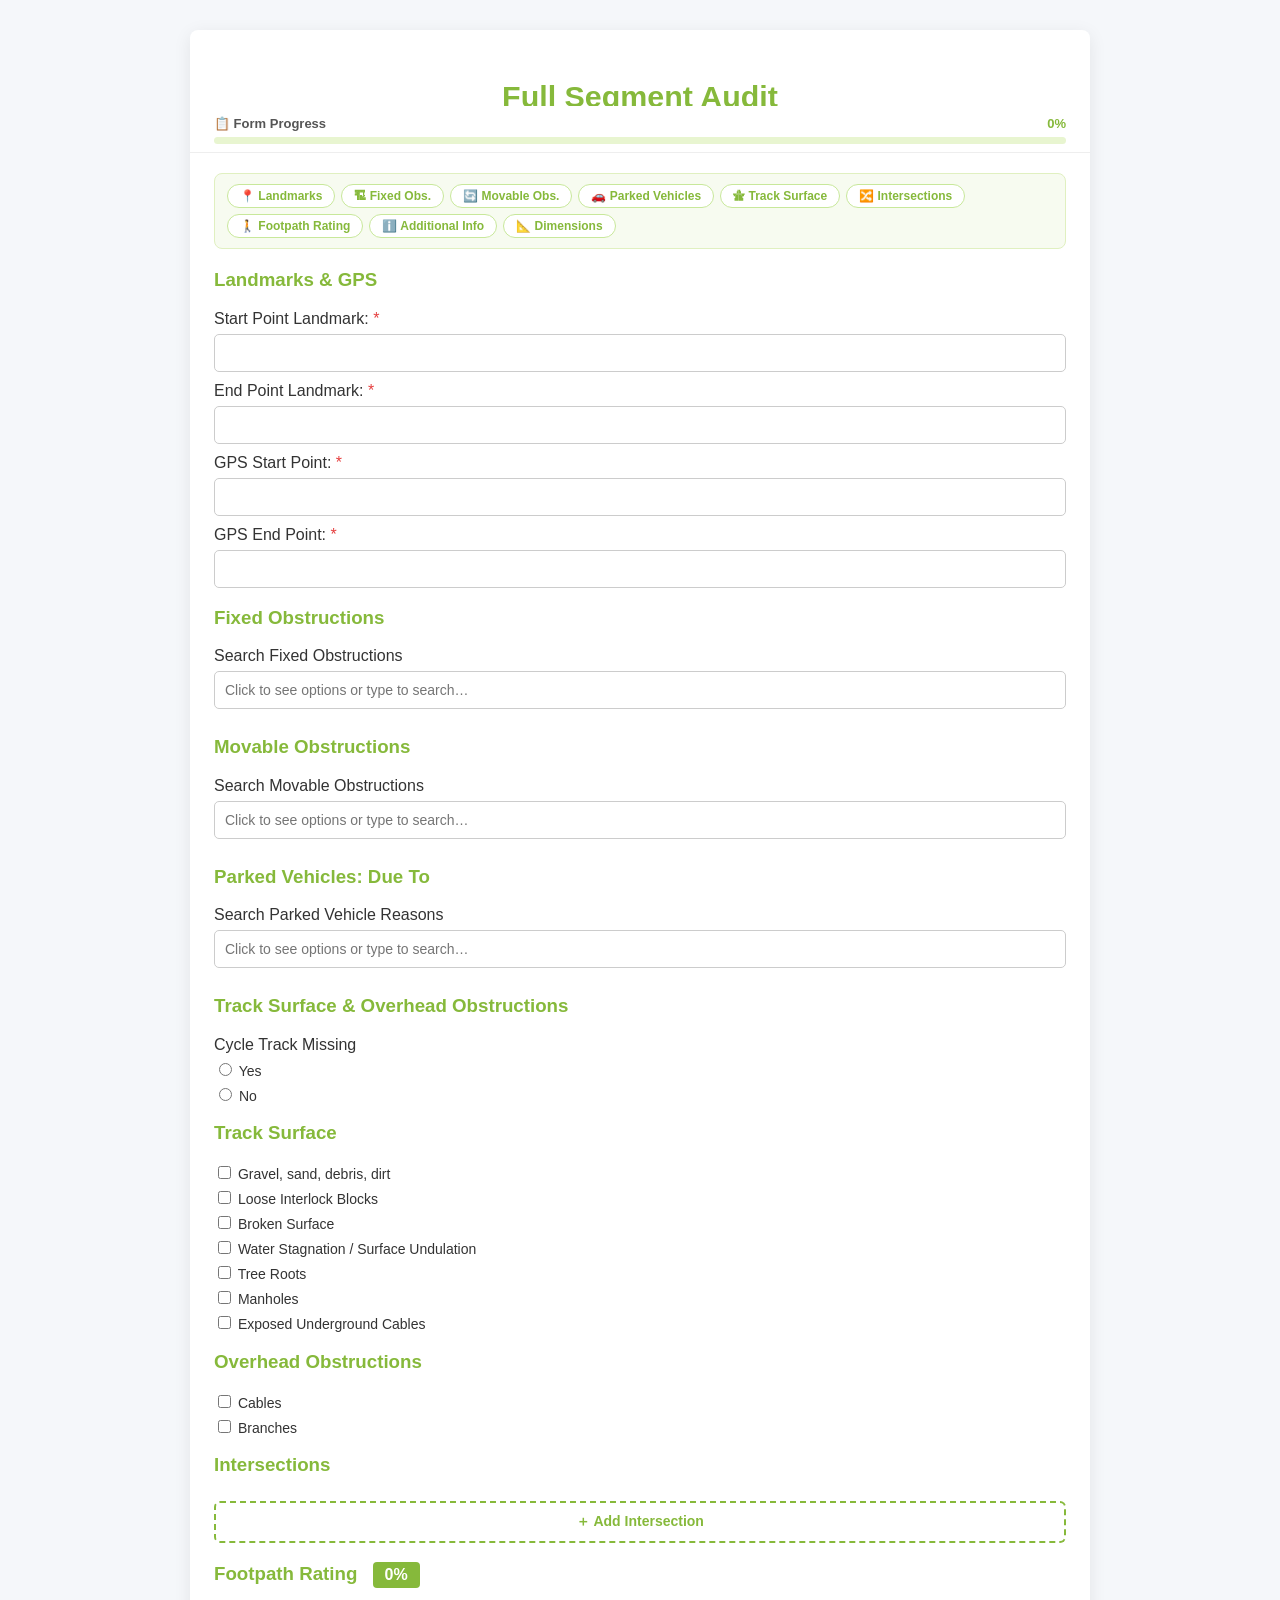
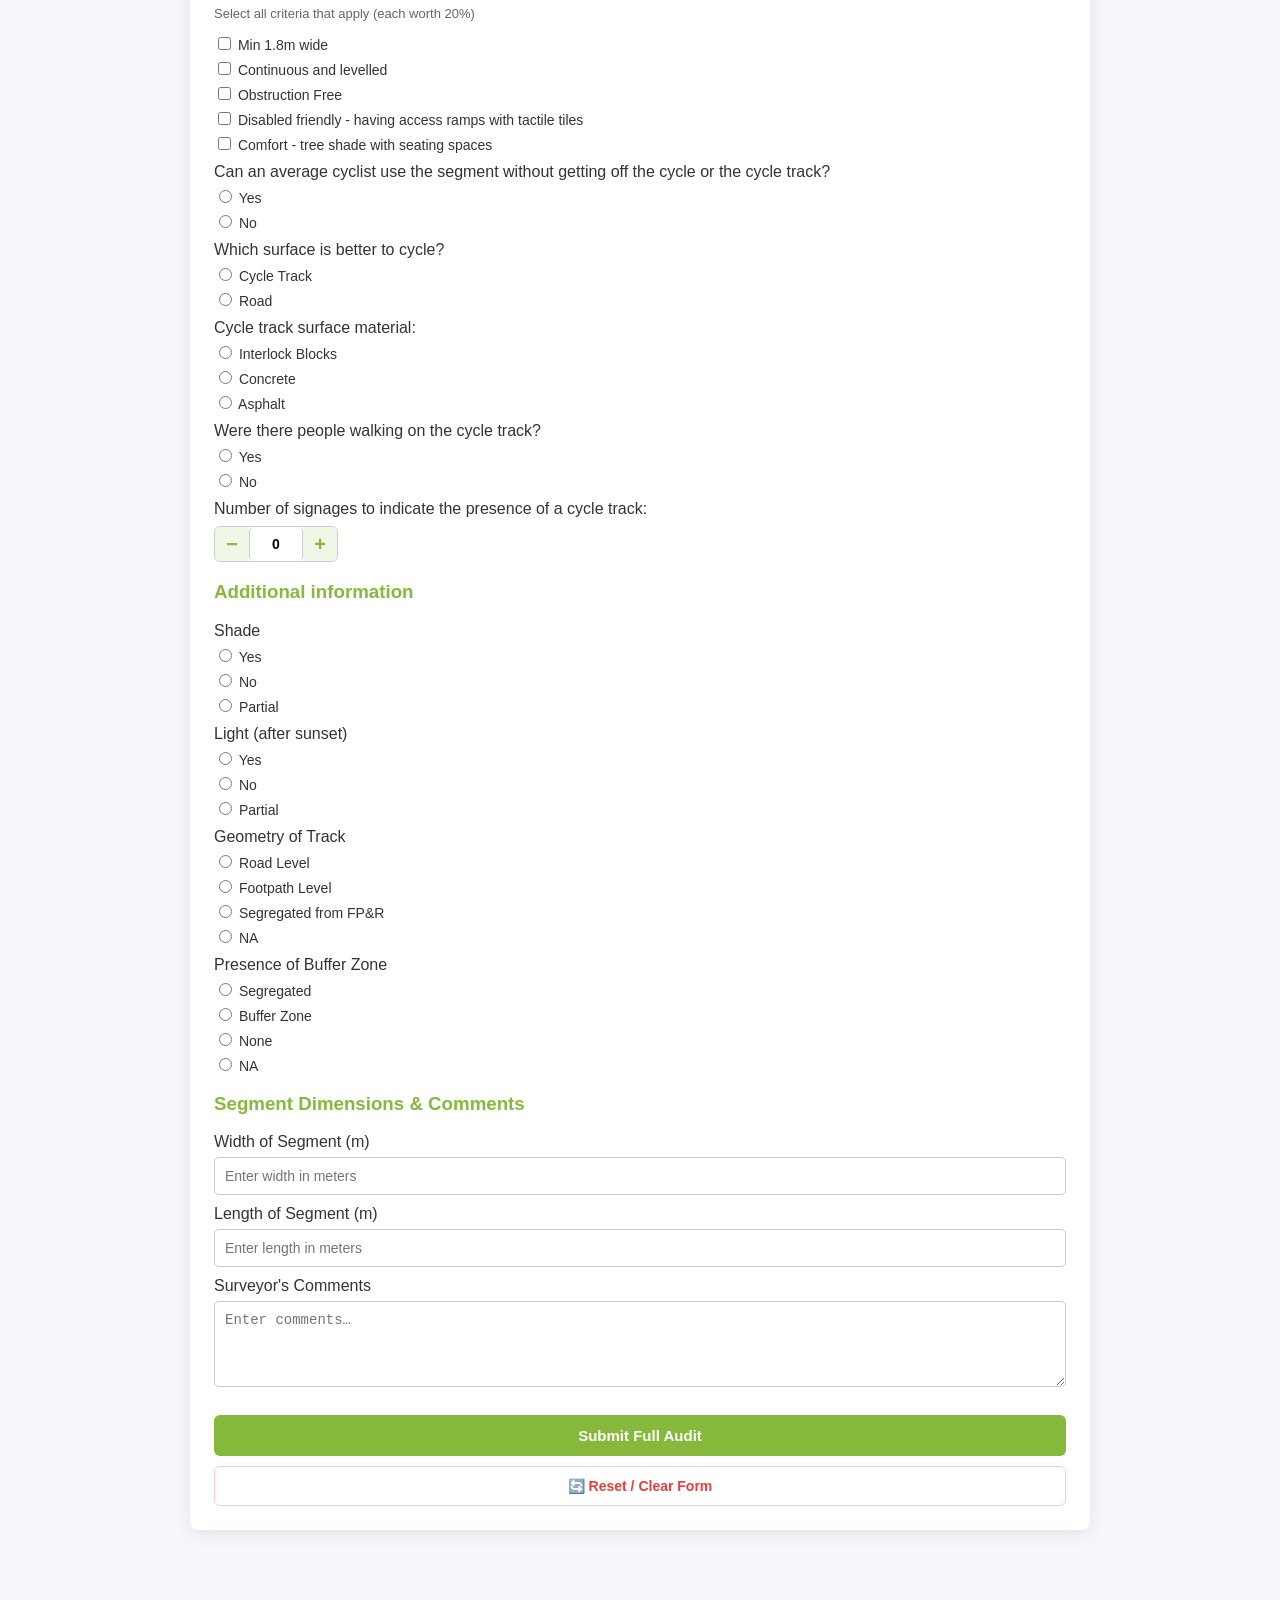
<file: segment-audit/pages/form.html>
<!DOCTYPE html>
<html lang="en">
<head>
  <meta charset="UTF-8">
  <meta name="viewport" content="width=device-width, initial-scale=1.0">
  <title>Segment Audit — Full + Obstructions</title>
  <link rel="stylesheet" href="../css/from.css">
</head>
<body>

<form id="auditForm" onsubmit="event.preventDefault(); submitFullAudit();">
  <input type="hidden" name="segment_id" id="segment_id">

<div class="confirm-overlay" id="confirmOverlay">
  <div class="confirm-box">
    <div class="confirm-icon">🔄</div>
    <h4>Reset the Form?</h4>
    <p>All entered data will be permanently cleared.</p>
    <div class="confirm-btns">
      <button type="button" class="confirm-yes" onclick="doReset()">Yes, Reset</button>
      <button type="button" class="confirm-no"  onclick="closeConfirm()">Cancel</button>
    </div>
  </div>
</div>

<button type="button" id="scrollTopBtn" onclick="window.scrollTo({top:0,behavior:'smooth'})" title="Back to top">↑</button>

<div class="container">
  <h2>Full Segment Audit</h2>

  <div class="progress-wrap">
    <div class="progress-header">
      <span class="progress-label">📋 Form Progress <span id="autosaveBadge">✓ Saved</span></span>
      <span class="progress-pct" id="progressPct">0%</span>
    </div>
    <div class="progress-track"><div class="progress-fill" id="progressFill"></div></div>
  </div>

  <nav class="section-nav">
    <a href="#sec-landmarks">📍 Landmarks</a>
    <a href="#sec-fixed">🏗 Fixed Obs.</a>
    <a href="#sec-movable">🔄 Movable Obs.</a>
    <a href="#sec-parked">🚗 Parked Vehicles</a>
    <a href="#sec-surface">🛣 Track Surface</a>
    <a href="#sec-intersections">🔀 Intersections</a>
    <a href="#sec-footpath">🚶 Footpath Rating</a>
    <a href="#sec-additional">ℹ️ Additional Info</a>
    <a href="#sec-dimensions">📐 Dimensions</a>
  </nav>

  <h3 id="sec-landmarks" class="section-anchor">Landmarks & GPS</h3>
  <div class="req-field" id="wrap-startLandmark">
    <label>Start Point Landmark: <span style="color:#e53e3e">*</span></label>
    <input type="text" id="startLandmark" name="start_landmark" oninput="clearError('wrap-startLandmark')">
    <span class="error-msg">This field is required</span>
  </div>
  <div class="req-field" id="wrap-endLandmark">
    <label>End Point Landmark: <span style="color:#e53e3e">*</span></label>
    <input type="text" id="endLandmark" name="end_landmark" oninput="clearError('wrap-endLandmark')">
    <span class="error-msg">This field is required</span>
  </div>
  <div class="req-field" id="wrap-gpsStart">
    <label>GPS Start Point: <span style="color:#e53e3e">*</span></label>
    <input type="text" id="gpsStart" name="gps_start" oninput="clearError('wrap-gpsStart')">
    <span class="error-msg">This field is required</span>
  </div>
  <div class="req-field" id="wrap-gpsEnd">
    <label>GPS End Point: <span style="color:#e53e3e">*</span></label>
    <input type="text" id="gpsEnd" name="gps_end" oninput="clearError('wrap-gpsEnd')">
    <span class="error-msg">This field is required</span>
  </div>

  <h3 id="sec-fixed" class="section-anchor">Fixed Obstructions</h3>
  <label>Search Fixed Obstructions</label>
  <div class="search-wrapper" id="fixedWrapper">
    <input type="text" placeholder="Click to see options or type to search…"
           oninput="filterList('fixed',this)" onfocus="openDropdown('fixed')" autocomplete="off">
    <div class="checkbox-container" id="fixedList"></div>
  </div>
  <div class="selected-tags" id="fixedTags"></div>
  <div id="fixedInputs"></div>

  <h3 id="sec-movable" class="section-anchor">Movable Obstructions</h3>
  <label>Search Movable Obstructions</label>
  <div class="search-wrapper" id="movableWrapper">
    <input type="text" placeholder="Click to see options or type to search…"
           oninput="filterList('movable',this)" onfocus="openDropdown('movable')" autocomplete="off">
    <div class="checkbox-container" id="movableList"></div>
  </div>
  <div class="selected-tags" id="movableTags"></div>
  <div id="movableInputs"></div>

  <h3 id="sec-parked" class="section-anchor">Parked Vehicles: Due To</h3>
  <label>Search Parked Vehicle Reasons</label>
  <div class="search-wrapper" id="parkedWrapper">
    <input type="text" placeholder="Click to see options or type to search…"
           oninput="filterList('parked',this)" onfocus="openDropdown('parked')" autocomplete="off">
    <div class="checkbox-container" id="parkedList"></div>
  </div>
  <div class="selected-tags" id="parkedTags"></div>
  <div id="parkedInputs"></div>

  <h3 id="sec-surface" class="section-anchor">Track Surface & Overhead Obstructions</h3>
  <label>Cycle Track Missing</label>
  <div class="options">
    <label><input type="radio" name="cycle_track_missing" value="Yes" onchange="toggleMissingLength(this)"> Yes</label>
    <label><input type="radio" name="cycle_track_missing" value="No"  onchange="toggleMissingLength(this)"> No</label>
  </div>
  <div id="missingLengthBox">
    <label>⚠ Missing Length (m)</label>
    <input type="number" id="missingLength" name="missing_length" placeholder="Enter missing cycle track length in meters" min="0">
  </div>

  <h3>Track Surface</h3>
  <div class="options">
    <label><input type="checkbox" name="surface_issues[]" value="gravel"> Gravel, sand, debris, dirt</label>
    <label><input type="checkbox" name="surface_issues[]" value="loose"> Loose Interlock Blocks</label>
    <label><input type="checkbox" name="surface_issues[]" value="broken"> Broken Surface</label>
    <label><input type="checkbox" name="surface_issues[]" value="water"> Water Stagnation / Surface Undulation</label>
    <label><input type="checkbox" name="surface_issues[]" value="roots"> Tree Roots</label>
    <label><input type="checkbox" name="surface_issues[]" value="manholes"> Manholes</label>
    <label><input type="checkbox" name="surface_issues[]" value="cables"> Exposed Underground Cables</label>
  </div>

  <h3>Overhead Obstructions</h3>
  <div class="options">
    <label><input type="checkbox" name="overhead_issues[]" value="overheadCables"> Cables</label>
    <label><input type="checkbox" name="overhead_issues[]" value="branches"> Branches</label>
  </div>

  <h3 id="sec-intersections" class="section-anchor">Intersections</h3>
  <div id="intersectionsContainer"></div>
  <button type="button" class="btn-add-intersection" onclick="addIntersection()">＋ Add Intersection</button>

  <h3 id="sec-footpath" class="section-anchor">Footpath Rating <span class="rating-score" id="footpathScore">0%</span></h3>
  <p style="font-size:13px;color:#666;margin-top:5px;">Select all criteria that apply (each worth 20%)</p>
  <div class="options">
    <label><input type="checkbox" name="footpath_rating[]" value="minWidth" onchange="updateFootpathScore()"> Min 1.8m wide</label>
    <label><input type="checkbox" name="footpath_rating[]" value="continuous" onchange="updateFootpathScore()"> Continuous and levelled</label>
    <label><input type="checkbox" name="footpath_rating[]" value="obstructionFree" onchange="updateFootpathScore()"> Obstruction Free</label>
    <label><input type="checkbox" name="footpath_rating[]" value="disabledFriendly" onchange="updateFootpathScore()"> Disabled friendly - having access ramps with tactile tiles</label>
    <label><input type="checkbox" name="footpath_rating[]" value="comfort" onchange="updateFootpathScore()"> Comfort - tree shade with seating spaces</label>
  </div>

  <label>Can an average cyclist use the segment without getting off the cycle or the cycle track?</label>
  <div class="options">
    <label><input type="radio" name="cyclist_use" value="Yes"> Yes</label>
    <label><input type="radio" name="cyclist_use" value="No"> No</label>
  </div>

  <label>Which surface is better to cycle?</label>
  <div class="options">
    <label><input type="radio" name="better_surface" value="Cycle Track"> Cycle Track</label>
    <label><input type="radio" name="better_surface" value="Road"> Road</label>
  </div>

  <label>Cycle track surface material:</label>
  <div class="options">
    <label><input type="radio" name="surface_material" value="Interlock Blocks"> Interlock Blocks</label>
    <label><input type="radio" name="surface_material" value="Concrete"> Concrete</label>
    <label><input type="radio" name="surface_material" value="Asphalt"> Asphalt</label>
  </div>

  <label>Were there people walking on the cycle track?</label>
  <div class="options">
    <label><input type="radio" name="people_walking" value="Yes"> Yes</label>
    <label><input type="radio" name="people_walking" value="No"> No</label>
  </div>

  <label>Number of signages to indicate the presence of a cycle track:</label>
  <div style="margin-top:8px;">
    <div class="counter-ctrl" style="width:fit-content;">
      <button type="button" onclick="adjustCounter('signageCount',-1)">−</button>
      <input type="number" id="signageCount" name="signage_count" value="0" min="0" oninput="clampCounter('signageCount')">
      <button type="button" onclick="adjustCounter('signageCount',1)">+</button>
    </div>
  </div>

  <h3 id="sec-additional" class="section-anchor">Additional information</h3>
  <label>Shade</label>
  <div class="options">
    <label><input type="radio" name="shade" value="Yes"> Yes</label>
    <label><input type="radio" name="shade" value="No"> No</label>
    <label><input type="radio" name="shade" value="Partial"> Partial</label>
  </div>

  <label>Light (after sunset)</label>
  <div class="options">
    <label><input type="radio" name="light_after_sunset" value="Yes"> Yes</label>
    <label><input type="radio" name="light_after_sunset" value="No"> No</label>
    <label><input type="radio" name="light_after_sunset" value="Partial"> Partial</label>
  </div>

  <label>Geometry of Track</label>
  <div class="options">
    <label><input type="radio" name="track_geometry" value="Road Level"> Road Level</label>
    <label><input type="radio" name="track_geometry" value="Footpath Level"> Footpath Level</label>
    <label><input type="radio" name="track_geometry" value="Segregated from FP&R"> Segregated from FP&R</label>
    <label><input type="radio" name="track_geometry" value="NA"> NA</label>
  </div>

  <label>Presence of Buffer Zone</label>
  <div class="options">
    <label><input type="radio" name="buffer_zone" value="Segregated"> Segregated</label>
    <label><input type="radio" name="buffer_zone" value="Buffer Zone"> Buffer Zone</label>
    <label><input type="radio" name="buffer_zone" value="None"> None</label>
    <label><input type="radio" name="buffer_zone" value="NA"> NA</label>
  </div>

  <h3 id="sec-dimensions" class="section-anchor">Segment Dimensions & Comments</h3>
  <label>Width of Segment (m)</label>
  <input type="number" name="segment_width" placeholder="Enter width in meters" min="0">
  <label>Length of Segment (m)</label>
  <input type="number" name="segment_length" placeholder="Enter length in meters" min="0">
  <label>Surveyor's Comments</label>
  <textarea name="comments" placeholder="Enter comments…" rows="4"></textarea>

  <button type="submit" class="btn">Submit Full Audit</button>
  <button type="button" class="btn-reset" onclick="resetForm()">🔄 Reset / Clear Form</button>
</div>
</form>

<script src="../js/form.js"></script>

</body>
</html>
</file>
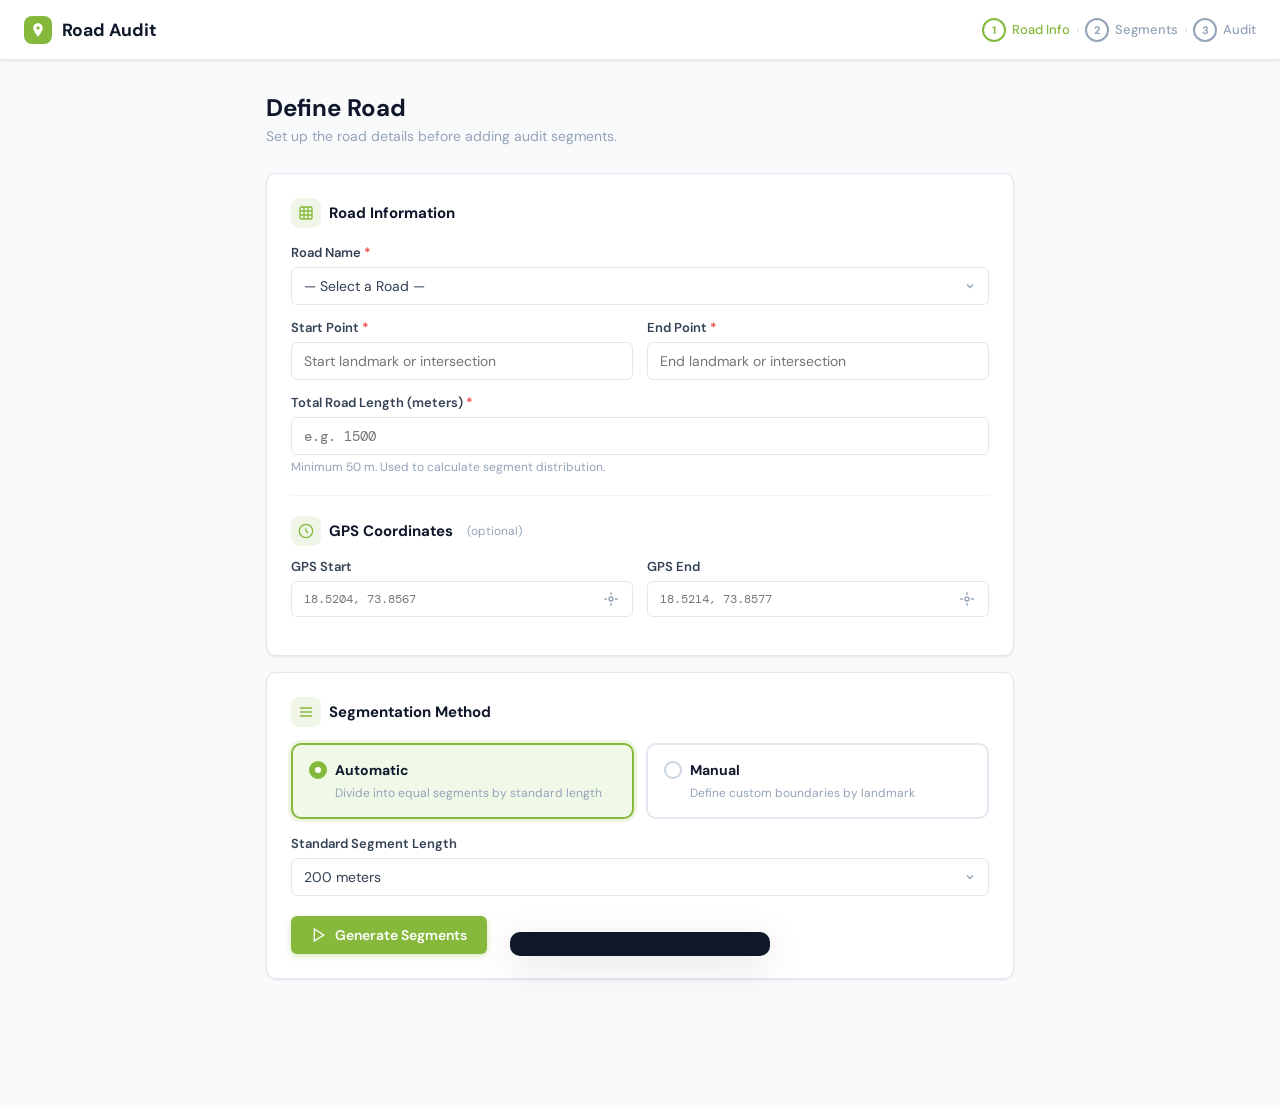
<file: segment-audit/pages/segment.html>
<!DOCTYPE html>
<html lang="en">
<head>
  <meta charset="UTF-8">
  <meta name="viewport" content="width=device-width, initial-scale=1.0">
  <title>Road Cycle Track Audit</title>
  <link href="https://fonts.googleapis.com/css2?family=DM+Sans:wght@400;500;600;700&family=DM+Mono:wght@400;500&display=swap" rel="stylesheet">
  <link rel="stylesheet" href="../css/segment.css">
</head>
<body>

<!-- Header -->
<header>
  <div class="header-logo">
    <div class="logo-dot">
      <svg viewBox="0 0 24 24"><path d="M12 2C8.13 2 5 5.13 5 9c0 5.25 7 13 7 13s7-7.75 7-13c0-3.87-3.13-7-7-7zm0 9.5c-1.38 0-2.5-1.12-2.5-2.5s1.12-2.5 2.5-2.5 2.5 1.12 2.5 2.5-1.12 2.5-2.5 2.5z"/></svg>
    </div>
    Road Audit
  </div>
  <div class="step-indicator" id="stepIndicator">
    <div class="step active" id="step1"><div class="step-num">1</div><span>Road Info</span></div>
    <span class="step-sep">›</span>
    <div class="step" id="step2"><div class="step-num">2</div><span>Segments</span></div>
    <span class="step-sep">›</span>
    <div class="step" id="step3"><div class="step-num">3</div><span>Audit</span></div>
  </div>
</header>

<!-- Toast -->
<div class="toast" id="toast"></div>

<!-- Main -->
<div class="container">

  <!-- ── SECTION 1: Road Setup ── -->
  <div id="roadSetupSection">
    <div class="page-title">Define Road</div>
    <div class="page-subtitle">Set up the road details before adding audit segments.</div>

    <!-- Road Info Card -->
    <div class="card">
      <div class="card-title">
        <div class="icon"><svg viewBox="0 0 24 24"><rect x="3" y="3" width="18" height="18" rx="2"/><path d="M9 3v18M15 3v18M3 9h18M3 15h18"/></svg></div>
        Road Information
      </div>

      <div class="form-group">
        <label class="required">Road Name</label>
        <select id="roadName">
          <option value="">— Select a Road —</option>
          <option>BANER ROAD</option><option>BIBVEWADI ROAD</option><option>DECCAN COLLEGE ROAD</option>
          <option>DP ROAD</option><option>F.C. ROAD</option><option>GANGADHAM ROAD</option>
          <option>J.M. ROAD</option><option>KARVE ROAD</option><option>KHADKI ROAD</option>
          <option>PASHAN ROAD</option><option>PASHAN SUS ROAD</option><option>PMC ROAD</option>
          <option>PRATHAMESH PARK ROAD</option><option>SANGAMWADI ROAD</option><option>S.B. ROAD</option>
          <option>SINHAGAD ROAD</option><option>SPICER COLLEGE ROAD</option>
          <option>SWAMI VIVEKANAD ROAD</option>
        </select>
        <div class="field-error" id="err-roadName">Please select a road.</div>
      </div>

      <div class="form-row">
        <div class="form-group">
          <label class="required">Start Point</label>
          <input type="text" id="roadStart" placeholder="Start landmark or intersection">
          <div class="field-error" id="err-roadStart">Start point is required.</div>
        </div>
        <div class="form-group">
          <label class="required">End Point</label>
          <input type="text" id="roadEnd" placeholder="End landmark or intersection">
          <div class="field-error" id="err-roadEnd">End point is required.</div>
        </div>
      </div>

      <div class="form-group">
        <label class="required">Total Road Length (meters)</label>
        <input type="number" id="roadLength" placeholder="e.g. 1500" min="1">
        <div class="input-hint">Minimum 50 m. Used to calculate segment distribution.</div>
        <div class="field-error" id="err-roadLength">Enter a valid length greater than 0.</div>
      </div>

      <div class="divider"></div>

      <div class="card-title" style="margin-bottom: 12px;">
        <div class="icon"><svg viewBox="0 0 24 24"><circle cx="12" cy="12" r="10"/><path d="M12 8v4l3 3"/></svg></div>
        GPS Coordinates <span style="font-size:12px;font-weight:400;color:var(--gray-400);margin-left:6px;">(optional)</span>
      </div>

      <div class="gps-row">
        <div class="form-group">
          <label>GPS Start</label>
          <div class="gps-input-wrap">
            <input type="text" id="roadGpsStart" placeholder="18.5204, 73.8567">
            <span class="gps-icon" onclick="getGPS('start')" title="Use current location">
              <svg viewBox="0 0 24 24"><circle cx="12" cy="12" r="3"/><path d="M12 2v4M12 18v4M2 12h4M18 12h4"/></svg>
            </span>
          </div>
        </div>
        <div class="form-group">
          <label>GPS End</label>
          <div class="gps-input-wrap">
            <input type="text" id="roadGpsEnd" placeholder="18.5214, 73.8577">
            <span class="gps-icon" onclick="getGPS('end')" title="Use current location">
              <svg viewBox="0 0 24 24"><circle cx="12" cy="12" r="3"/><path d="M12 2v4M12 18v4M2 12h4M18 12h4"/></svg>
            </span>
          </div>
        </div>
      </div>
    </div>

    <!-- Segmentation Method Card -->
    <div class="card">
      <div class="card-title">
        <div class="icon"><svg viewBox="0 0 24 24"><path d="M3 12h18M3 6h18M3 18h18"/></svg></div>
        Segmentation Method
      </div>

      <div class="method-grid">
        <div class="method-option" id="opt-auto" onclick="selectMethod('auto')">
          <input type="radio" name="segmentMethod" value="auto">
          <div class="method-label"><span class="method-radio"></span>Automatic</div>
          <div class="method-desc">Divide into equal segments by standard length</div>
        </div>
        <div class="method-option" id="opt-manual" onclick="selectMethod('manual')">
          <input type="radio" name="segmentMethod" value="manual">
          <div class="method-label"><span class="method-radio"></span>Manual</div>
          <div class="method-desc">Define custom boundaries by landmark</div>
        </div>
      </div>

      <!-- Auto Content -->
      <div id="autoContent" class="method-content">
        <div class="form-group" style="margin-top:16px;">
          <label>Standard Segment Length</label>
          <select id="segmentLength">
            <option value="100">100 meters</option>
            <option value="200" selected>200 meters</option>
            <option value="300">300 meters</option>
            <option value="500">500 meters</option>
            <option value="custom">Custom length…</option>
          </select>
        </div>
        <div id="customLengthInput" style="display:none;" class="form-group">
          <label>Custom Segment Length (meters)</label>
          <input type="number" id="customSegmentLength" placeholder="e.g. 150" min="50">
          <div class="field-error" id="err-customLength">Enter a length of at least 50 m.</div>
        </div>
        <div class="preview-banner" id="autoPreview">
          <svg viewBox="0 0 24 24"><circle cx="12" cy="12" r="10"/><line x1="12" y1="8" x2="12" y2="12"/><line x1="12" y1="16" x2="12.01" y2="16"/></svg>
          <span id="autoPreviewText"></span>
        </div>
        <div class="btn-row">
          <button class="btn btn-primary" onclick="generateAutoSegments()">
            <svg viewBox="0 0 24 24"><path d="M5 3l14 9-14 9V3z"/></svg>
            Generate Segments
          </button>
        </div>
      </div>

      <!-- Manual Content -->
      <div id="manualContent" class="method-content">
        <div id="manualSegmentsList"></div>
        <div id="manualEmpty" class="empty-state">
          <svg viewBox="0 0 24 24"><rect x="3" y="3" width="18" height="4" rx="1"/><rect x="3" y="10" width="12" height="4" rx="1"/><rect x="3" y="17" width="9" height="4" rx="1"/></svg>
          <p>No segments yet. Click "Add Segment" to begin.</p>
        </div>
        <div class="btn-row">
          <button class="btn btn-secondary" onclick="addManualSegment()">
            <svg viewBox="0 0 24 24"><line x1="12" y1="5" x2="12" y2="19"/><line x1="5" y1="12" x2="19" y2="12"/></svg>
            Add Segment
          </button>
          <button class="btn btn-primary" onclick="saveManualSegments()">
            <svg viewBox="0 0 24 24"><polyline points="20 6 9 17 4 12"/></svg>
            Save Segments
          </button>
        </div>
      </div>
    </div>
  </div>

  <!-- ── SECTION 2: Segments List ── -->
  <div id="segmentsSection" style="display:none;">
    <div style="display:flex;align-items:center;justify-content:space-between;margin-bottom:20px;flex-wrap:wrap;gap:10px;">
      <div>
        <div class="page-title">Audit Segments</div>
        <div class="page-subtitle">Complete each segment audit to track progress.</div>
      </div>
      <button class="btn btn-secondary btn-sm" onclick="editRoadInfo()">
        <svg viewBox="0 0 24 24" width="14" height="14" stroke="currentColor" fill="none" stroke-width="2"><path d="M11 4H4a2 2 0 0 0-2 2v14a2 2 0 0 0 2 2h14a2 2 0 0 0 2-2v-7"/><path d="M18.5 2.5a2.121 2.121 0 0 1 3 3L12 15l-4 1 1-4 9.5-9.5z"/></svg>
        Edit Road
      </button>
    </div>

    <div class="road-summary">
      <div>
        <div class="road-summary-name" id="roadNameDisplay"></div>
        <div class="road-summary-meta" id="roadRouteDisplay"></div>
      </div>
      <div class="road-summary-pills" id="roadPills"></div>
    </div>

    <div class="progress-wrap">
      <div class="progress-top">
        <span id="progressLabel">Audit Progress</span>
        <span id="progressPercent">0%</span>
      </div>
      <div class="progress-track"><div class="progress-fill" id="progressBar" style="width:0%"></div></div>
    </div>

    <div id="segmentsList"></div>

    <!-- Completion Summary Banner (shown when all done) -->
    <div id="completionBanner" style="display:none;">
      <div class="completion-banner">
        <div class="completion-icon">
          <svg viewBox="0 0 24 24" fill="none" stroke="#fff" stroke-width="2.5"><polyline points="20 6 9 17 4 12"/></svg>
        </div>
        <div class="completion-text">
          <div class="completion-title" id="completionTitle"></div>
          <div class="completion-sub">All segment audits are complete. The road is ready for final scoring.</div>
        </div>
      </div>
    </div>

    <!-- Blocked Results Banner (shown when segments still pending) -->
    <div id="blockedBanner" style="display:none;">
      <div class="blocked-banner">
        <svg viewBox="0 0 24 24" width="18" height="18" fill="none" stroke="currentColor" stroke-width="2"><circle cx="12" cy="12" r="10"/><line x1="12" y1="8" x2="12" y2="12"/><line x1="12" y1="16" x2="12.01" y2="16"/></svg>
        <span id="blockedText"></span>
      </div>
    </div>

    <!-- ── REPLACEMENT btn-row ── -->
<div class="btn-row" style="justify-content:center;margin-top:24px;gap:14px;flex-wrap:wrap">

  <button class="btn btn-secondary btn-lg" onclick="goToDashboard()">
    <svg viewBox="0 0 24 24" width="16" height="16" fill="none" stroke="currentColor" stroke-width="2.5">
      <path d="M19 12H5M12 5l-7 7 7 7"/>
    </svg>
    Back to Dashboard
  </button>

  <button class="btn btn-primary btn-lg" id="dlPdfBtn" onclick="downloadRoadScore()">
    <svg viewBox="0 0 24 24" width="16" height="16" fill="none" stroke="currentColor" stroke-width="2.5">
      <path d="M21 15v4a2 2 0 0 1-2 2H5a2 2 0 0 1-2-2v-4"/>
      <polyline points="7 10 12 15 17 10"/>
      <line x1="12" y1="15" x2="12" y2="3"/>
    </svg>
    Download Road Score PDF
  </button>

</div>
  </div>

</div>

<!-- Edit Road Confirmation Modal -->
<div id="editModal" class="modal-overlay" onclick="if(event.target===this)closeEditModal()">
  <div class="modal-box">
    <div class="modal-icon">
      <svg viewBox="0 0 24 24"><path d="M10.29 3.86L1.82 18a2 2 0 0 0 1.71 3h16.94a2 2 0 0 0 1.71-3L13.71 3.86a2 2 0 0 0-3.42 0z"/><line x1="12" y1="9" x2="12" y2="13"/><line x1="12" y1="17" x2="12.01" y2="17"/></svg>
    </div>
    <div class="modal-heading">Edit Road Information?</div>
    <div class="modal-body" id="editModalBody"></div>
    <div class="modal-warning" id="editModalWarning"></div>
    <div class="modal-actions">
      <button class="btn btn-secondary" onclick="closeEditModal()">Cancel</button>
      <button class="btn btn-primary" onclick="confirmEditRoad()">Yes, Edit Road</button>
    </div>
  </div>
</div>

<script src="../js/segment.js"></script>


<script>
async function downloadRoadScore() {
  const btn  = document.getElementById('downloadPdfBtn');
  const orig = btn.innerHTML;

  btn.innerHTML = '<svg viewBox="0 0 24 24" width="16" height="16" fill="none" stroke="currentColor" stroke-width="2"><circle cx="12" cy="12" r="10"/><path d="M12 6v6l4 2"/></svg> Generating PDF…';
  btn.disabled = true;

  try {
    // Pull road data from localStorage (set by segment.js when road is saved)
    const raw = localStorage.getItem('roadData');
    if (!raw) { alert('No road data found. Please set up and save a road first.'); return; }

    const roadData = JSON.parse(raw);
    const road     = roadData.road     || {};
    const segments = roadData.segments || [];

    if (!road.name) { alert('Road name is missing from saved data.'); return; }

    const roadName = encodeURIComponent(road.name);
    const segIds   = segments.map(s => s.id).filter(Boolean).join(',');

    if (!segIds) { alert('No segment IDs found. Please save segments first.'); return; }

    // Open PDF report in new tab — user can print/save as PDF from browser
    window.open(`../reports/report.php?road=${roadName}&seg_ids=${segIds}`, '_blank');

  } catch(e) {
    console.error(e);
    alert('Could not generate PDF. Error: ' + e.message);
  } finally {
    btn.innerHTML = orig;
    btn.disabled  = false;
  }
}

// Remove old exportAllData if it exists (replaced by downloadRoadScore above)
window.exportAllData = function() { downloadRoadScore(); };

/* ── Navigate back to dashboard ── */
function goToDashboard() {
  window.location.href = 'dashboard.php';
}

/* ── Download Road Score PDF ──
   Reads road name from multiple sources so it never fails.
   report.php fetches segments from DB by road_name — no seg_ids needed.
*/
function downloadRoadScore() {
  const btn  = document.getElementById('dlPdfBtn');
  const orig = btn.innerHTML;
  btn.innerHTML = '⏳ Generating…';
  btn.disabled = true;

  try {
    // Source 1: localStorage roadData (set by segment.js when road is saved)
    let roadName = '';
    try {
      const raw = localStorage.getItem('roadData');
      if (raw) {
        const rd = JSON.parse(raw);
        roadName = (rd.road && rd.road.name) ? rd.road.name.trim() : '';
      }
    } catch(e) {}

    // Source 2: DOM element #roadNameDisplay (shown in segments section)
    if (!roadName) {
      const el = document.getElementById('roadNameDisplay');
      if (el && el.textContent.trim()) {
        roadName = el.textContent.trim();
      }
    }

    // Source 3: road name select dropdown (in road setup section)
    if (!roadName) {
      const sel = document.getElementById('roadName');
      if (sel && sel.value) roadName = sel.value.trim();
    }

    if (!roadName) {
      alert('Road name not found. Please set up a road and save segments first, then try again.');
      return;
    }

    // Build URL — report.php queries DB by road_name directly
    const url = '../reports/report.php?road=' + encodeURIComponent(roadName);
    window.open(url, '_blank');

  } catch(e) {
    alert('Error: ' + e.message);
    console.error(e);
  } finally {
    btn.innerHTML = orig;
    btn.disabled  = false;
  }
}

/* Override old exportAllData if it exists in segment.js */
window.exportAllData = downloadRoadScore;

</script>


<script>
// ── Back to Dashboard ─────────────────────────────────────────────
function goToDashboard() { window.location.href = 'dashboard.php'; }

// ── Download Road Score PDF ───────────────────────────────────────
function downloadRoadScore() {
  const btn  = document.getElementById('dlPdfBtn');
  const orig = btn ? btn.innerHTML : '';
  if (btn) { btn.innerHTML = '⏳ Generating…'; btn.disabled = true; }

  try {
    // Source 1: localStorage
    let roadName = '';
    try {
      const raw = localStorage.getItem('roadData');
      if (raw) {
        const rd = JSON.parse(raw);
        roadName = (rd.road && rd.road.name) ? rd.road.name.trim() : '';
      }
    } catch(e) {}

    // Source 2: roadNameDisplay DOM element
    if (!roadName) {
      const el = document.getElementById('roadNameDisplay');
      if (el && el.textContent.trim()) roadName = el.textContent.trim();
    }

    // Source 3: road name select dropdown
    if (!roadName) {
      const sel = document.getElementById('roadName');
      if (sel && sel.value) roadName = sel.value.trim();
    }

    if (!roadName) {
      alert('Road name not found. Please set up a road and save segments first.');
      return;
    }

    // Open report in new tab — user presses Ctrl+P to save as PDF
    window.open('../reports/report.php?road=' + encodeURIComponent(roadName), '_blank');

  } catch(e) {
    alert('Error: ' + e.message);
  } finally {
    if (btn) { btn.innerHTML = orig; btn.disabled = false; }
  }
}

// Override old exportAllData
window.exportAllData = downloadRoadScore;
</script>
</body>
</html>
</file>
<file: segment-audit/css/from.css>
*, *::before, *::after { box-sizing: border-box; }
    body {
      font-family: "Segoe UI", Arial, sans-serif;
      background: #f5f7fa;
      color: #333;
      margin: 0;
      padding: 0 0 40px;
    }
    .container {
      max-width: 900px;
      margin: 30px auto;
      background: #fff;
      border-radius: 8px;
      box-shadow: 0 4px 18px rgba(0,0,0,0.08);
      padding: 24px;
      animation: fadeIn 0.4s ease-out;
    }
    @keyframes fadeIn {
      from { opacity:0; transform:translateY(10px); }
      to   { opacity:1; transform:translateY(0); }
    }
    h2, h3 { color: #86B93B; }
    h2 { text-align:center; font-size:1.9rem; margin-bottom:16px; }
    label { display:block; margin-top:10px; font-weight:500; }
    input[type="text"], input[type="number"], textarea {
      width:100%; border:1px solid #ccc; border-radius:5px;
      padding:10px; margin-top:6px; font-size:14px;
      transition:border .2s;
    }
    input:focus, textarea:focus {
      border-color:#86B93B;
      box-shadow:0 0 0 2px rgba(134,185,59,0.2);
      outline:none;
    }
    .options label { display:block; margin:6px 0; font-size:14px; cursor:pointer; font-weight:normal; }
    .btn {
      margin-top:24px; background:#86B93B; color:#fff;
      padding:12px 22px; border:none; border-radius:6px;
      font-size:15px; font-weight:600; cursor:pointer; width:100%;
    }
    .btn:hover { background:#6eaf30; }

    /* ── Search dropdown ── */
    .search-wrapper { position:relative; margin-top:6px; }
    .search-wrapper input[type="text"] { margin-top:0; }
    .search-wrapper.dropdown-open { margin-bottom: 234px; }
    .checkbox-container {
      display:none; position:absolute; top:calc(100% + 4px);
      left:0; right:0; max-height:220px; overflow-y:auto;
      border:1px solid #86B93B; padding:10px; border-radius:6px;
      background:#fff; z-index:999;
      box-shadow:0 6px 20px rgba(0,0,0,0.12);
    }
    .checkbox-container.open { display:block; animation:dropDown 0.15s ease-out; }
    @keyframes dropDown {
      from { opacity:0; transform:translateY(-6px); }
      to   { opacity:1; transform:translateY(0); }
    }
    .checkbox-item { margin-bottom:6px; }
    .checkbox-item label {
      margin-top:0; font-weight:normal; display:flex;
      align-items:center; gap:8px; padding:5px 6px;
      border-radius:4px; transition:background 0.15s;
    }
    .checkbox-item label:hover { background:#f0f7e6; }
    .checkbox-item input[type="checkbox"] { width:auto; margin:0; accent-color:#86B93B; }
    .no-results { font-size:13px; color:#999; text-align:center; padding:8px 0; }

    /* ── +/- counter ── */
    .item-block {
      margin-top:10px; border:1px solid #e5e5e5;
      border-radius:8px; padding:14px 16px; background:#fafafa;
    }
    .item-block strong { font-size:14px; color:#555; }
    .counter-row { display:flex; align-items:center; gap:10px; margin-top:10px; flex-wrap:wrap; }
    .counter-row .counter-label { font-size:13px; font-weight:500; flex:1; min-width:140px; margin:0; }
    .counter-ctrl {
      display:flex; align-items:center;
      border:1px solid #ccc; border-radius:6px; overflow:hidden;
    }
    .counter-ctrl button {
      background:#f0f7e6; border:none; width:34px; height:34px;
      font-size:20px; font-weight:700; color:#86B93B; cursor:pointer;
      transition:background 0.15s; line-height:1; padding:0;
    }
    .counter-ctrl button:hover { background:#d8efc0; }
    .counter-ctrl input[type="number"] {
      width:54px; border:none;
      border-left:1px solid #ccc; border-right:1px solid #ccc;
      text-align:center; font-size:14px; font-weight:600;
      margin:0; padding:6px 4px; height:34px;
      -moz-appearance:textfield;
    }
    .counter-ctrl input[type="number"]::-webkit-inner-spin-button,
    .counter-ctrl input[type="number"]::-webkit-outer-spin-button { -webkit-appearance:none; }

    /* ── Conditional missing length ── */
    #missingLengthBox {
      display:none; margin-top:10px;
      background:#fff8e1; border:1px solid #ffe082;
      border-radius:6px; padding:12px 14px;
    }
    #missingLengthBox label { color:#b8860b; }

    /* ── Intersections ── */
    #intersectionsContainer { margin-top:4px; }
    .intersection-card {
      border:1px solid #ddd; border-radius:8px;
      margin-bottom:10px; overflow:hidden;
      transition:box-shadow 0.2s;
    }
    .intersection-card:hover { box-shadow:0 2px 10px rgba(0,0,0,0.08); }
    .int-header {
      display:flex; align-items:center; justify-content:space-between;
      padding:12px 16px; background:#f7fbf0; cursor:pointer; user-select:none;
    }
    .int-header:hover { background:#ecf5dc; }
    .int-header-left { display:flex; align-items:center; gap:10px; }
    .int-badge {
      background:#86B93B; color:#fff; border-radius:50%;
      width:26px; height:26px; display:flex; align-items:center;
      justify-content:center; font-size:13px; font-weight:700; flex-shrink:0;
    }
    .int-title { font-weight:600; font-size:15px; color:#444; }
    .int-subtitle { font-size:12px; color:#999; margin-left:4px; }
    .int-chevron { font-size:18px; color:#86B93B; transition:transform 0.25s; line-height:1; }
    .int-header.open .int-chevron { transform:rotate(180deg); }
    .int-body {
      display:none; padding:16px; border-top:1px solid #eee; background:#fff;
    }
    .int-body.open { display:block; animation:fadeIn 0.2s ease-out; }

    .int-gps-row { display:grid; grid-template-columns:1fr 1fr; gap:12px; margin-bottom:12px; }
    @media(max-width:600px) { .int-gps-row { grid-template-columns:1fr; } }
    .int-fields { display:grid; grid-template-columns:1fr 1fr; gap:14px 20px; }
    @media(max-width:600px) { .int-fields { grid-template-columns:1fr; } }
    .int-field label { margin-top:0; font-size:13px; font-weight:600; color:#555; margin-bottom:4px; }
    .int-field .options label { font-weight:normal; font-size:13px; margin:3px 0; }

    .btn-add-intersection {
      margin-top:6px; background:#fff; color:#86B93B;
      border:2px dashed #86B93B; border-radius:6px;
      padding:10px; font-size:14px; font-weight:600;
      cursor:pointer; width:100%; transition:background 0.15s;
    }
    .btn-add-intersection:hover { background:#f0f7e6; }
    .btn-remove-int {
      margin-top:14px; background:#fff0f0; color:#cc4444;
      border:1px solid #ffcccc; border-radius:5px;
      padding:7px 14px; font-size:13px; cursor:pointer;
    }
    .btn-remove-int:hover { background:#ffe0e0; }

    /* ── Footpath score ── */
    .rating-score {
      display:inline-block; margin-left:10px; padding:4px 12px;
      background:#86B93B; color:white; border-radius:4px;
      font-weight:bold; font-size:16px;
    }

    /* ── Progress bar ── */
    .progress-wrap {
      position:sticky; top:0; z-index:1000;
      background:#fff; padding:10px 24px 8px;
      border-bottom:1px solid #eee; margin:-24px -24px 20px;
    }
    .progress-header { display:flex; justify-content:space-between; align-items:center; margin-bottom:6px; }
    .progress-label { font-size:13px; font-weight:600; color:#555; }
    .progress-pct { font-size:13px; font-weight:700; color:#86B93B; }
    .progress-track { height:7px; background:#e8f5d0; border-radius:99px; overflow:hidden; }
    .progress-fill {
      height:100%; background:linear-gradient(90deg,#86B93B,#aad65c);
      border-radius:99px; transition:width 0.4s ease; width:0%;
    }

    /* ── Section nav ── */
    .section-nav {
      display:flex; flex-wrap:wrap; gap:6px;
      margin-bottom:20px; padding:10px 12px;
      background:#f7fbf0; border-radius:8px; border:1px solid #e0f0c0;
    }
    .section-nav a {
      font-size:12px; font-weight:600; color:#86B93B;
      background:#fff; border:1px solid #c8e89a;
      border-radius:20px; padding:4px 12px;
      text-decoration:none; transition:all 0.15s; white-space:nowrap;
    }
    .section-nav a:hover { background:#86B93B; color:#fff; border-color:#86B93B; }

    /* ── Selected chips ── */
    .selected-tags { display:flex; flex-wrap:wrap; gap:6px; margin-top:8px; }
    .tag-chip {
      display:inline-flex; align-items:center; gap:5px;
      background:#e8f5d0; border:1px solid #c8e89a;
      border-radius:20px; padding:3px 10px;
      font-size:12px; font-weight:600; color:#3a6e00;
      animation:fadeIn 0.2s ease-out;
    }
    .tag-chip button {
      background:none; border:none; cursor:pointer;
      color:#3a6e00; font-size:14px; line-height:1; padding:0; opacity:0.6;
    }
    .tag-chip button:hover { opacity:1; }

    /* ── Validation ── */
    .field-error input { border-color:#e53e3e !important; box-shadow:0 0 0 2px rgba(229,62,62,0.15) !important; }
    .error-msg { font-size:12px; color:#e53e3e; margin-top:4px; display:none; }
    .field-error .error-msg { display:block; }

    /* ── Autosave badge ── */
    #autosaveBadge { font-size:11px; color:#86B93B; opacity:0; transition:opacity 0.5s; margin-left:8px; }
    #autosaveBadge.show { opacity:1; }

    /* ── Reset button ── */
    .btn-reset {
      margin-top:10px; background:#fff; color:#e53e3e;
      border:1px solid #ffcccc; border-radius:6px;
      padding:11px 22px; font-size:14px; font-weight:600;
      cursor:pointer; width:100%; transition:background 0.15s;
    }
    .btn-reset:hover { background:#fff0f0; }

    /* section anchor offset */
    .section-anchor { scroll-margin-top:80px; }

    /* ── Custom confirm dialog ── */
    .confirm-overlay {
      display:none; position:fixed; inset:0;
      background:rgba(0,0,0,0.45); z-index:9999;
      align-items:center; justify-content:center;
    }
    .confirm-overlay.show { display:flex; }
    .confirm-box {
      background:#fff; border-radius:10px;
      padding:28px 28px 22px; max-width:380px; width:90%;
      box-shadow:0 8px 32px rgba(0,0,0,0.18);
      animation:fadeIn 0.2s ease-out;
      text-align:center;
    }
    .confirm-box .confirm-icon { font-size:2.2rem; margin-bottom:10px; }
    .confirm-box h4 { margin:0 0 8px; color:#333; font-size:1.1rem; }
    .confirm-box p  { margin:0 0 20px; color:#777; font-size:13px; }
    .confirm-btns   { display:flex; gap:10px; justify-content:center; }
    .confirm-btns button { padding:9px 24px; border-radius:6px; font-size:14px; font-weight:600; cursor:pointer; border:none; }
    .confirm-yes { background:#e53e3e; color:#fff; }
    .confirm-yes:hover { background:#c53030; }
    .confirm-no  { background:#f0f0f0; color:#555; }
    .confirm-no:hover  { background:#e0e0e0; }

    /* ── Scroll to top ── */
    #scrollTopBtn {
      position:fixed; bottom:28px; right:28px;
      background:#86B93B; color:#fff;
      border:none; border-radius:50%;
      width:44px; height:44px; font-size:20px;
      cursor:pointer; opacity:0; pointer-events:none;
      transition:opacity 0.3s; box-shadow:0 4px 12px rgba(0,0,0,0.15);
      z-index:999; line-height:44px; text-align:center;
    }
    #scrollTopBtn.visible { opacity:1; pointer-events:auto; }
    #scrollTopBtn:hover { background:#6eaf30; }
</file>
<file: segment-audit/css/segment.css>
:root {
      --green: #86B93B;
      --green-dark: #6eaf30;
      --green-light: #f0f8e8;
      --green-muted: rgba(134,185,59,0.12);
      --blue: #2196F3;
      --blue-light: #e7f3ff;
      --gray-50: #f8fafc;
      --gray-100: #f1f5f9;
      --gray-200: #e2e8f0;
      --gray-300: #cbd5e1;
      --gray-400: #94a3b8;
      --gray-600: #475569;
      --gray-700: #334155;
      --gray-900: #0f172a;
      --red: #ef4444;
      --red-light: #fef2f2;
      --amber: #f59e0b;
      --amber-light: #fffbeb;
      --shadow-sm: 0 1px 3px rgba(0,0,0,0.06), 0 1px 2px rgba(0,0,0,0.04);
      --shadow: 0 4px 16px rgba(0,0,0,0.08);
      --shadow-lg: 0 10px 40px rgba(0,0,0,0.12);
      --radius: 10px;
      --radius-sm: 6px;
      --transition: 0.18s ease;
    }

    *, *::before, *::after { box-sizing: border-box; margin: 0; padding: 0; }

    body {
      font-family: 'DM Sans', sans-serif;
      background: var(--gray-50);
      color: var(--gray-700);
      min-height: 100vh;
    }

    /* ── Header ── */
    header {
      background: #fff;
      border-bottom: 1px solid var(--gray-200);
      padding: 0 24px;
      height: 60px;
      display: flex;
      align-items: center;
      justify-content: space-between;
      position: sticky;
      top: 0;
      z-index: 100;
      box-shadow: var(--shadow-sm);
    }
    .header-logo {
      display: flex;
      align-items: center;
      gap: 10px;
      font-weight: 700;
      font-size: 1.1rem;
      color: var(--gray-900);
    }
    .logo-dot {
      width: 28px; height: 28px;
      background: var(--green);
      border-radius: 8px;
      display: grid;
      place-items: center;
    }
    .logo-dot svg { width: 16px; height: 16px; fill: #fff; }

    /* ── Step Indicator ── */
    .step-indicator {
      display: flex;
      align-items: center;
      gap: 6px;
    }
    .step {
      display: flex;
      align-items: center;
      gap: 6px;
      font-size: 13px;
      color: var(--gray-400);
      font-weight: 500;
    }
    .step.active { color: var(--green); }
    .step.done { color: var(--green-dark); }
    .step-num {
      width: 24px; height: 24px;
      border-radius: 50%;
      border: 2px solid currentColor;
      display: grid;
      place-items: center;
      font-size: 11px;
      font-weight: 700;
    }
    .step.done .step-num {
      background: var(--green);
      border-color: var(--green);
      color: #fff;
    }
    .step-sep { color: var(--gray-300); font-size: 12px; }

    /* ── Main Container ── */
    .container {
      max-width: 780px;
      margin: 32px auto;
      padding: 0 16px 80px;
    }

    .page-title {
      font-size: 1.5rem;
      font-weight: 700;
      color: var(--gray-900);
      margin-bottom: 4px;
    }
    .page-subtitle {
      color: var(--gray-400);
      font-size: 14px;
      margin-bottom: 28px;
    }

    /* ── Card ── */
    .card {
      background: #fff;
      border-radius: var(--radius);
      border: 1px solid var(--gray-200);
      box-shadow: var(--shadow-sm);
      padding: 24px;
      margin-bottom: 16px;
    }
    .card-title {
      font-weight: 700;
      font-size: 15px;
      color: var(--gray-900);
      margin-bottom: 16px;
      display: flex;
      align-items: center;
      gap: 8px;
    }
    .card-title .icon {
      width: 30px; height: 30px;
      background: var(--green-muted);
      border-radius: 8px;
      display: grid;
      place-items: center;
      flex-shrink: 0;
    }
    .card-title .icon svg { width: 16px; height: 16px; stroke: var(--green); fill: none; stroke-width: 2; }

    /* ── Form Controls ── */
    .form-row {
      display: grid;
      grid-template-columns: 1fr 1fr;
      gap: 14px;
    }
    .form-group { margin-bottom: 14px; }
    .form-group:last-child { margin-bottom: 0; }
    label {
      display: block;
      font-size: 13px;
      font-weight: 600;
      color: var(--gray-700);
      margin-bottom: 6px;
    }
    .required::after { content: " *"; color: var(--red); }
    input[type="text"],
    input[type="number"],
    select,
    textarea {
      width: 100%;
      border: 1.5px solid var(--gray-200);
      border-radius: var(--radius-sm);
      padding: 9px 12px;
      font-size: 14px;
      font-family: inherit;
      color: var(--gray-700);
      background: #fff;
      transition: border var(--transition), box-shadow var(--transition);
      -webkit-appearance: none;
    }
    input:focus, select:focus, textarea:focus {
      border-color: var(--green);
      box-shadow: 0 0 0 3px rgba(134,185,59,0.15);
      outline: none;
    }
    input.error, select.error { border-color: var(--red); box-shadow: 0 0 0 3px rgba(239,68,68,0.1); }
    .field-error { color: var(--red); font-size: 12px; margin-top: 4px; display: none; }
    .field-error.show { display: block; }
    input[type="number"] { font-family: 'DM Mono', monospace; }
    select { background-image: url("data:image/svg+xml,%3Csvg xmlns='http://www.w3.org/2000/svg' width='12' height='12' viewBox='0 0 24 24' fill='none' stroke='%2394a3b8' stroke-width='2.5'%3E%3Cpolyline points='6 9 12 15 18 9'/%3E%3C/svg%3E"); background-repeat: no-repeat; background-position: right 12px center; padding-right: 36px; cursor: pointer; }
    .input-hint { font-size: 12px; color: var(--gray-400); margin-top: 4px; }

    /* ── GPS Row ── */
    .gps-row { display: grid; grid-template-columns: 1fr 1fr; gap: 14px; }
    .gps-input-wrap { position: relative; }
    .gps-input-wrap input { padding-right: 38px; font-family: 'DM Mono', monospace; font-size: 12px; }
    .gps-icon {
      position: absolute;
      right: 10px; top: 50%;
      transform: translateY(-50%);
      cursor: pointer;
      padding: 4px;
      border-radius: 4px;
      color: var(--gray-400);
      transition: color var(--transition);
    }
    .gps-icon:hover { color: var(--green); }
    .gps-icon svg { width: 16px; height: 16px; stroke: currentColor; fill: none; stroke-width: 2; display: block; }

    /* ── Segment Method ── */
    .method-grid { display: grid; grid-template-columns: 1fr 1fr; gap: 12px; }
    .method-option {
      border: 2px solid var(--gray-200);
      border-radius: var(--radius);
      padding: 16px;
      cursor: pointer;
      transition: border-color var(--transition), background var(--transition), box-shadow var(--transition);
      position: relative;
    }
    .method-option:hover { border-color: var(--green); background: var(--green-muted); }
    .method-option.selected { border-color: var(--green); background: var(--green-light); box-shadow: 0 0 0 3px rgba(134,185,59,0.15); }
    .method-option input[type="radio"] { position: absolute; opacity: 0; width: 0; height: 0; }
    .method-radio {
      width: 18px; height: 18px;
      border-radius: 50%;
      border: 2px solid var(--gray-300);
      display: inline-block;
      vertical-align: middle;
      margin-right: 8px;
      transition: all var(--transition);
      position: relative;
    }
    .method-option.selected .method-radio {
      border-color: var(--green);
      background: var(--green);
    }
    .method-option.selected .method-radio::after {
      content: '';
      width: 6px; height: 6px;
      background: #fff;
      border-radius: 50%;
      position: absolute;
      top: 50%; left: 50%;
      transform: translate(-50%,-50%);
    }
    .method-label { font-weight: 700; font-size: 14px; color: var(--gray-900); display: flex; align-items: center; }
    .method-desc { font-size: 12px; color: var(--gray-400); margin-top: 6px; margin-left: 26px; }

    /* ── Method Content ── */
    .method-content { display: none; margin-top: 16px; animation: fadeIn 0.2s ease; }
    .method-content.active { display: block; }
    @keyframes fadeIn { from { opacity: 0; transform: translateY(-6px); } to { opacity: 1; transform: translateY(0); } }

    /* ── Preview Banner ── */
    .preview-banner {
      background: var(--blue-light);
      border: 1px solid rgba(33,150,243,0.2);
      border-radius: var(--radius-sm);
      padding: 12px 16px;
      font-size: 13px;
      color: var(--blue);
      margin-top: 12px;
      display: none;
    }
    .preview-banner.show { display: flex; align-items: center; gap: 10px; }
    .preview-banner svg { width: 16px; height: 16px; stroke: currentColor; fill: none; stroke-width: 2; flex-shrink: 0; }
    .preview-banner strong { color: var(--gray-900); }

    /* ── Buttons ── */
    .btn {
      display: inline-flex;
      align-items: center;
      gap: 8px;
      padding: 10px 20px;
      border: none;
      border-radius: var(--radius-sm);
      font-family: inherit;
      font-size: 14px;
      font-weight: 600;
      cursor: pointer;
      transition: all var(--transition);
    }
    .btn svg { width: 16px; height: 16px; stroke: currentColor; fill: none; stroke-width: 2; }
    .btn-primary { background: var(--green); color: #fff; box-shadow: 0 2px 6px rgba(134,185,59,0.35); }
    .btn-primary:hover { background: var(--green-dark); transform: translateY(-1px); box-shadow: 0 4px 12px rgba(134,185,59,0.4); }
    .btn-primary:active { transform: translateY(0); }
    .btn-secondary { background: var(--gray-100); color: var(--gray-700); border: 1px solid var(--gray-200); }
    .btn-secondary:hover { background: var(--gray-200); }
    .btn-danger { background: var(--red-light); color: var(--red); border: 1px solid rgba(239,68,68,0.2); }
    .btn-danger:hover { background: #fee2e2; }
    .btn-sm { padding: 6px 12px; font-size: 13px; }
    .btn-lg { padding: 13px 28px; font-size: 15px; }
    .btn:disabled { opacity: 0.5; cursor: not-allowed; transform: none !important; }
    .btn-row { display: flex; gap: 10px; flex-wrap: wrap; margin-top: 20px; }

    /* ── Manual Segment Card ── */
    .manual-seg {
      background: var(--gray-50);
      border: 1px solid var(--gray-200);
      border-radius: var(--radius-sm);
      padding: 16px;
      margin-bottom: 10px;
      position: relative;
    }
    .manual-seg-header {
      display: flex;
      justify-content: space-between;
      align-items: center;
      margin-bottom: 12px;
    }
    .seg-badge {
      font-size: 12px;
      font-weight: 700;
      background: var(--green-muted);
      color: var(--green-dark);
      padding: 3px 10px;
      border-radius: 20px;
    }

    /* ── Segments List ── */
    .road-summary {
      background: var(--green-muted);
      border: 1px solid rgba(134,185,59,0.2);
      border-radius: var(--radius-sm);
      padding: 14px 16px;
      margin-bottom: 16px;
      display: flex;
      align-items: center;
      justify-content: space-between;
      flex-wrap: wrap;
      gap: 8px;
    }
    .road-summary-name { font-weight: 700; font-size: 15px; color: var(--gray-900); }
    .road-summary-meta { font-size: 13px; color: var(--gray-600); }
    .road-summary-pills { display: flex; gap: 8px; flex-wrap: wrap; }
    .pill {
      font-size: 12px;
      font-weight: 600;
      padding: 4px 10px;
      border-radius: 20px;
      background: #fff;
      border: 1px solid var(--gray-200);
      color: var(--gray-600);
    }

    /* ── Progress Bar ── */
    .progress-wrap { margin: 16px 0; }
    .progress-top { display: flex; justify-content: space-between; font-size: 13px; color: var(--gray-600); margin-bottom: 8px; }
    .progress-track {
      height: 10px;
      background: var(--gray-100);
      border-radius: 99px;
      overflow: hidden;
      border: 1px solid var(--gray-200);
    }
    .progress-fill {
      height: 100%;
      background: linear-gradient(90deg, var(--green) 0%, #a3d44a 100%);
      border-radius: 99px;
      transition: width 0.5s cubic-bezier(0.4,0,0.2,1);
      min-width: 4px;
    }

    /* ── Segment Cards in list ── */
    .seg-list-card {
      background: #fff;
      border: 1px solid var(--gray-200);
      border-radius: var(--radius-sm);
      padding: 14px 16px;
      margin-bottom: 8px;
      display: flex;
      align-items: center;
      gap: 14px;
      transition: box-shadow var(--transition), border-color var(--transition);
    }
    .seg-list-card:hover { box-shadow: var(--shadow); border-color: var(--gray-300); }
    .seg-num {
      width: 36px; height: 36px;
      border-radius: 50%;
      background: var(--gray-100);
      border: 2px solid var(--gray-200);
      display: grid;
      place-items: center;
      font-weight: 700;
      font-size: 13px;
      color: var(--gray-600);
      flex-shrink: 0;
    }
    .seg-num.done { background: var(--green-muted); border-color: var(--green); color: var(--green-dark); }
    .seg-list-info { flex: 1; min-width: 0; }
    .seg-list-name { font-weight: 600; font-size: 14px; color: var(--gray-900); white-space: nowrap; overflow: hidden; text-overflow: ellipsis; }
    .seg-list-meta { font-size: 12px; color: var(--gray-400); margin-top: 2px; font-family: 'DM Mono', monospace; }
    .status-chip {
      font-size: 11px;
      font-weight: 700;
      padding: 3px 10px;
      border-radius: 20px;
      white-space: nowrap;
    }
    .status-pending { background: var(--amber-light); color: #92400e; border: 1px solid rgba(245,158,11,0.2); }
    .status-completed { background: var(--green-muted); color: var(--green-dark); border: 1px solid rgba(134,185,59,0.2); }
    .seg-actions { display: flex; gap: 6px; flex-shrink: 0; }

    /* ── Alert / Toast ── */
    .toast {
      position: fixed;
      bottom: 24px; left: 50%;
      transform: translateX(-50%) translateY(80px);
      background: var(--gray-900);
      color: #fff;
      padding: 12px 20px;
      border-radius: var(--radius);
      font-size: 14px;
      font-weight: 500;
      z-index: 9999;
      box-shadow: var(--shadow-lg);
      display: flex;
      align-items: center;
      gap: 10px;
      transition: transform 0.3s cubic-bezier(0.34,1.56,0.64,1);
      min-width: 260px;
      justify-content: center;
    }
    .toast.show { transform: translateX(-50%) translateY(0); }
    .toast.success { background: var(--green-dark); }
    .toast.error { background: var(--red); }
    .toast svg { width: 16px; height: 16px; stroke: currentColor; fill: none; stroke-width: 2.5; flex-shrink: 0; }

    /* ── Divider ── */
    .divider { height: 1px; background: var(--gray-100); margin: 20px 0; }

    /* ── Empty State ── */
    .empty-state {
      text-align: center;
      padding: 40px 20px;
      color: var(--gray-400);
    }
    .empty-state svg { width: 40px; height: 40px; stroke: var(--gray-300); fill: none; stroke-width: 1.5; margin-bottom: 10px; }
    .empty-state p { font-size: 14px; }

    /* ── Responsive ── */
    @media (max-width: 600px) {
      .form-row, .gps-row, .method-grid { grid-template-columns: 1fr; }
      .seg-list-card { flex-wrap: wrap; }
      .seg-actions { width: 100%; }
    }
    /* ── Completion Banner ── */
    .completion-banner {
      display: flex;
      align-items: center;
      gap: 16px;
      background: linear-gradient(135deg, #f0f8e8 0%, #e4f4d0 100%);
      border: 1.5px solid rgba(134,185,59,0.35);
      border-radius: var(--radius);
      padding: 20px 24px;
      margin-top: 20px;
      animation: fadeIn 0.4s ease;
    }
    .completion-icon {
      width: 44px; height: 44px;
      background: var(--green);
      border-radius: 50%;
      display: grid;
      place-items: center;
      flex-shrink: 0;
      box-shadow: 0 4px 12px rgba(134,185,59,0.4);
    }
    .completion-title {
      font-weight: 700;
      font-size: 15px;
      color: var(--gray-900);
      margin-bottom: 2px;
    }
    .completion-sub {
      font-size: 13px;
      color: var(--green-dark);
    }

    /* ── Blocked Banner ── */
    .blocked-banner {
      display: flex;
      align-items: center;
      gap: 10px;
      background: var(--amber-light);
      border: 1.5px solid rgba(245,158,11,0.25);
      border-radius: var(--radius-sm);
      padding: 12px 16px;
      margin-top: 20px;
      font-size: 13px;
      font-weight: 500;
      color: #92400e;
    }

    /* ── Status column (chip + timestamp stacked) ── */
    .status-col {
      display: flex;
      flex-direction: column;
      align-items: flex-end;
      gap: 3px;
      flex-shrink: 0;
    }
    .seg-timestamp {
      font-size: 11px;
      color: var(--gray-400);
      white-space: nowrap;
    }
    .status-blocking {
      background: #fff7ed;
      color: #c2410c;
      border: 1px solid rgba(234,88,12,0.25);
    }

    /* ── Completed segment card tint ── */
    .seg-list-card.seg-done {
      background: #fafffe;
      border-color: rgba(134,185,59,0.2);
    }

    /* ── Responsive additions ── */
    @media (max-width: 600px) {
      .status-col { align-items: flex-start; }
      .completion-banner { flex-direction: column; text-align: center; }
    }
    /* ── Confirmation Modal ── */
    .modal-overlay {
      display: none;
      position: fixed; inset: 0;
      background: rgba(15,23,42,0.45);
      backdrop-filter: blur(3px);
      z-index: 1000;
      align-items: center;
      justify-content: center;
      padding: 20px;
    }
    .modal-overlay.show { display: flex; animation: fadeIn 0.15s ease; }
    .modal-box {
      background: #fff;
      border-radius: var(--radius);
      box-shadow: var(--shadow-lg);
      padding: 28px;
      max-width: 400px;
      width: 100%;
      animation: slideUp 0.2s cubic-bezier(0.34,1.56,0.64,1);
    }
    @keyframes slideUp { from { opacity:0; transform:translateY(16px); } to { opacity:1; transform:translateY(0); } }
    .modal-icon {
      width: 44px; height: 44px;
      background: var(--amber-light);
      border-radius: 50%;
      display: grid;
      place-items: center;
      margin-bottom: 16px;
    }
    .modal-icon svg { width: 22px; height: 22px; stroke: var(--amber); fill: none; stroke-width: 2; }
    .modal-heading {
      font-size: 16px;
      font-weight: 700;
      color: var(--gray-900);
      margin-bottom: 8px;
    }
    .modal-body {
      font-size: 14px;
      color: var(--gray-600);
      line-height: 1.6;
      margin-bottom: 6px;
    }
    .modal-warning {
      font-size: 12px;
      color: #92400e;
      background: var(--amber-light);
      border: 1px solid rgba(245,158,11,0.2);
      border-radius: var(--radius-sm);
      padding: 8px 12px;
      margin: 12px 0 20px;
    }
    .modal-actions { display: flex; gap: 10px; justify-content: flex-end; }
</file>
